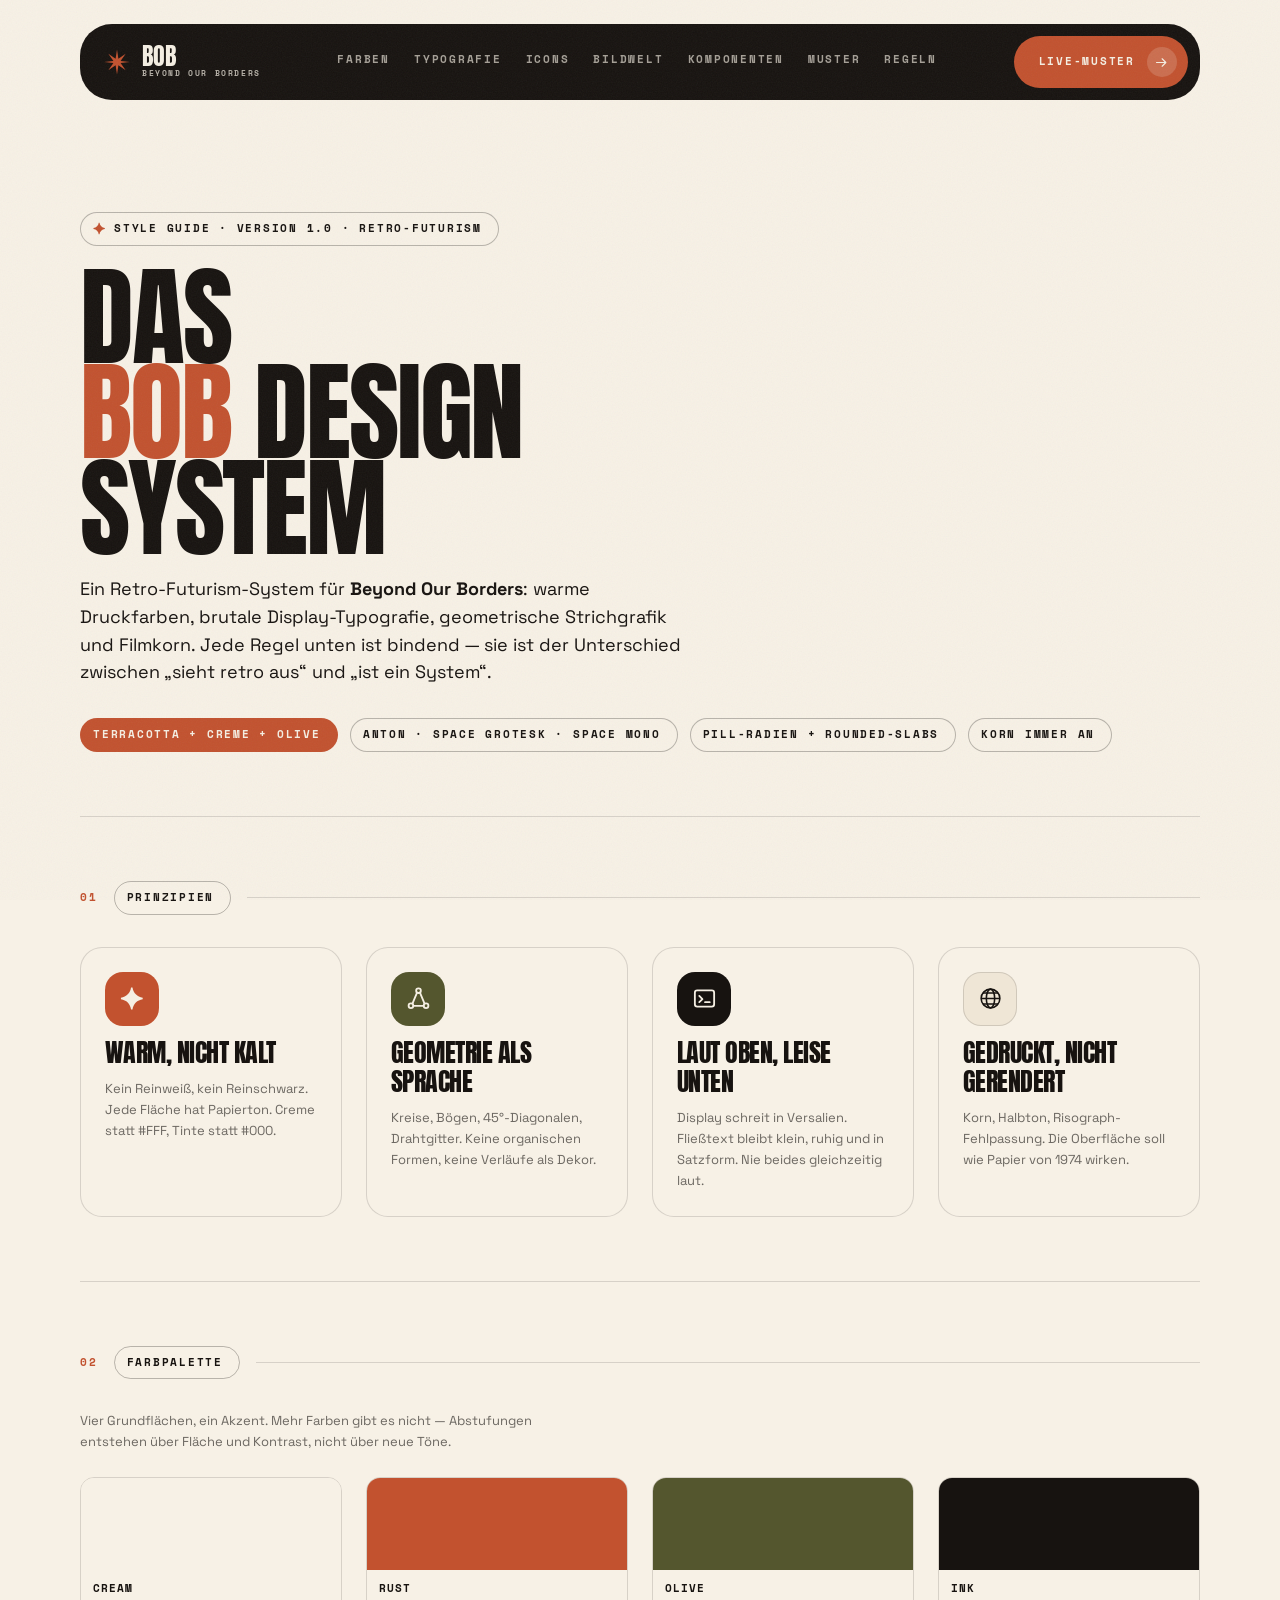
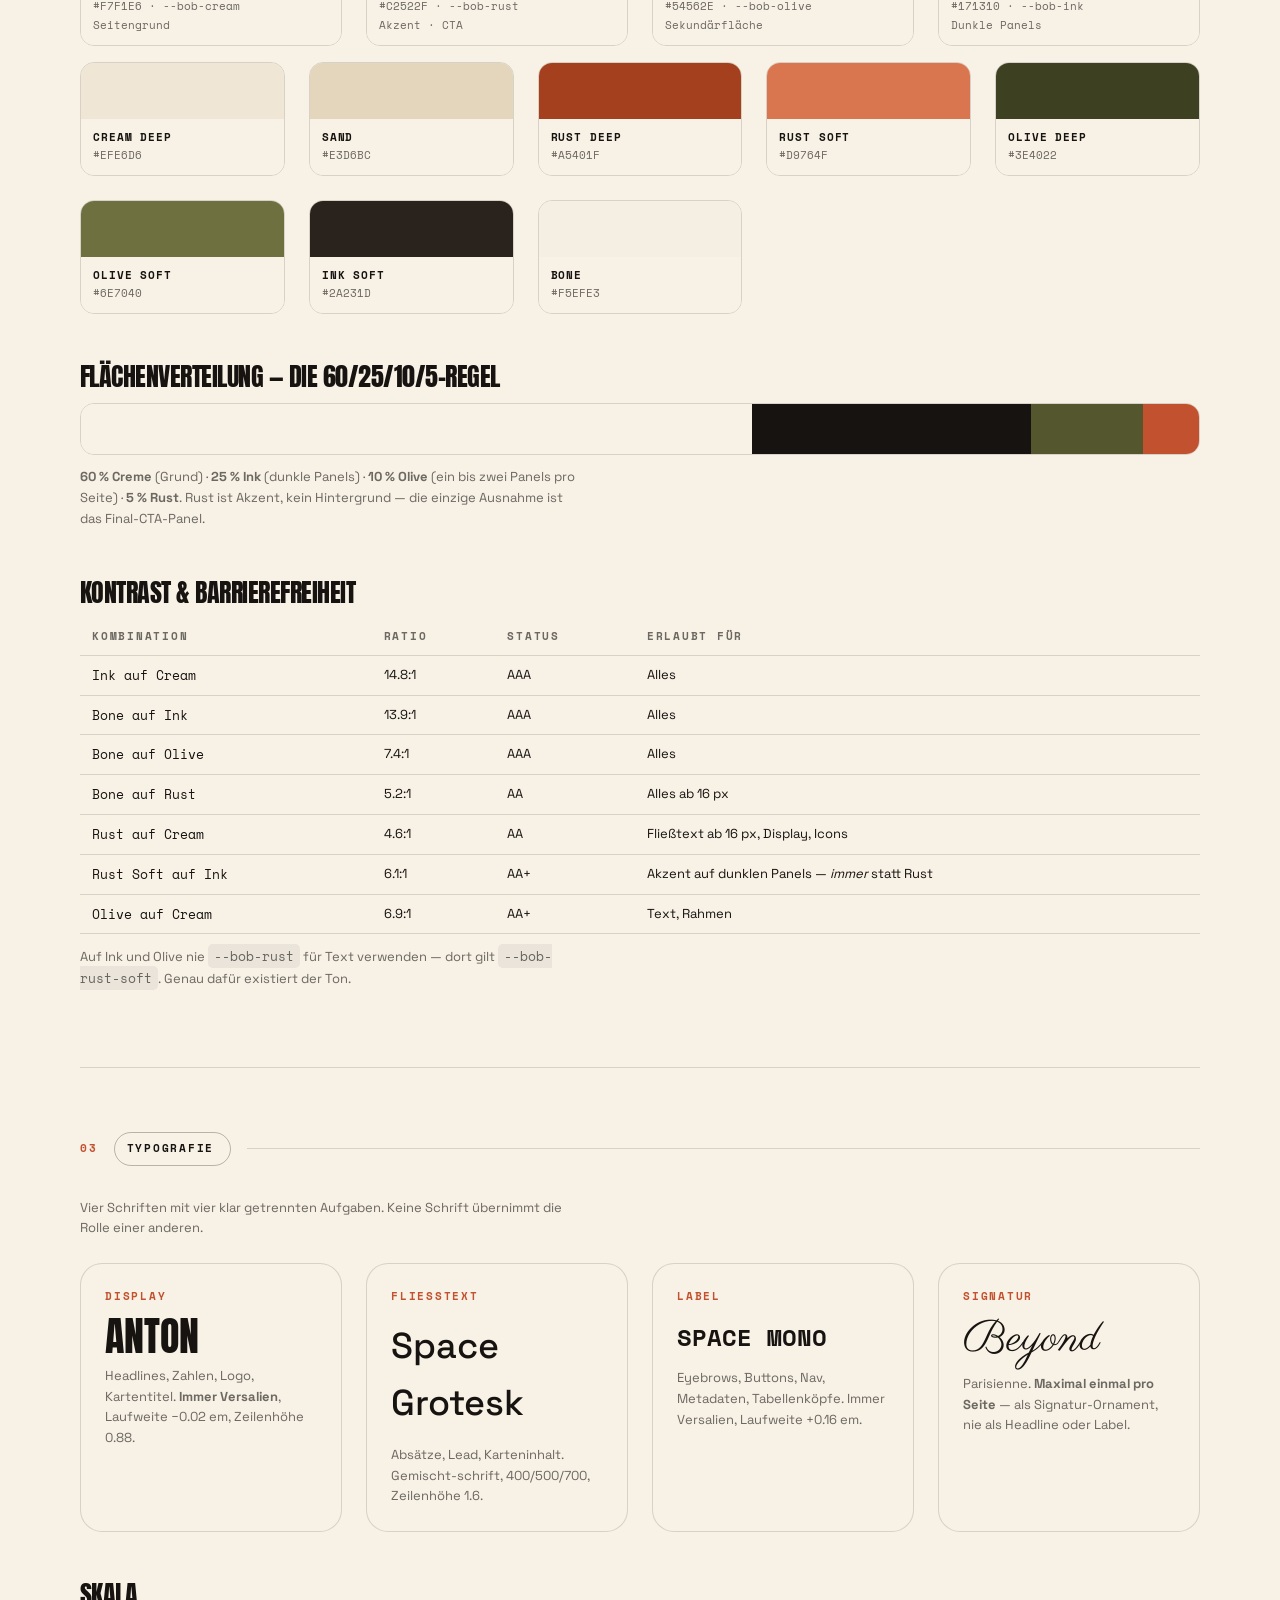
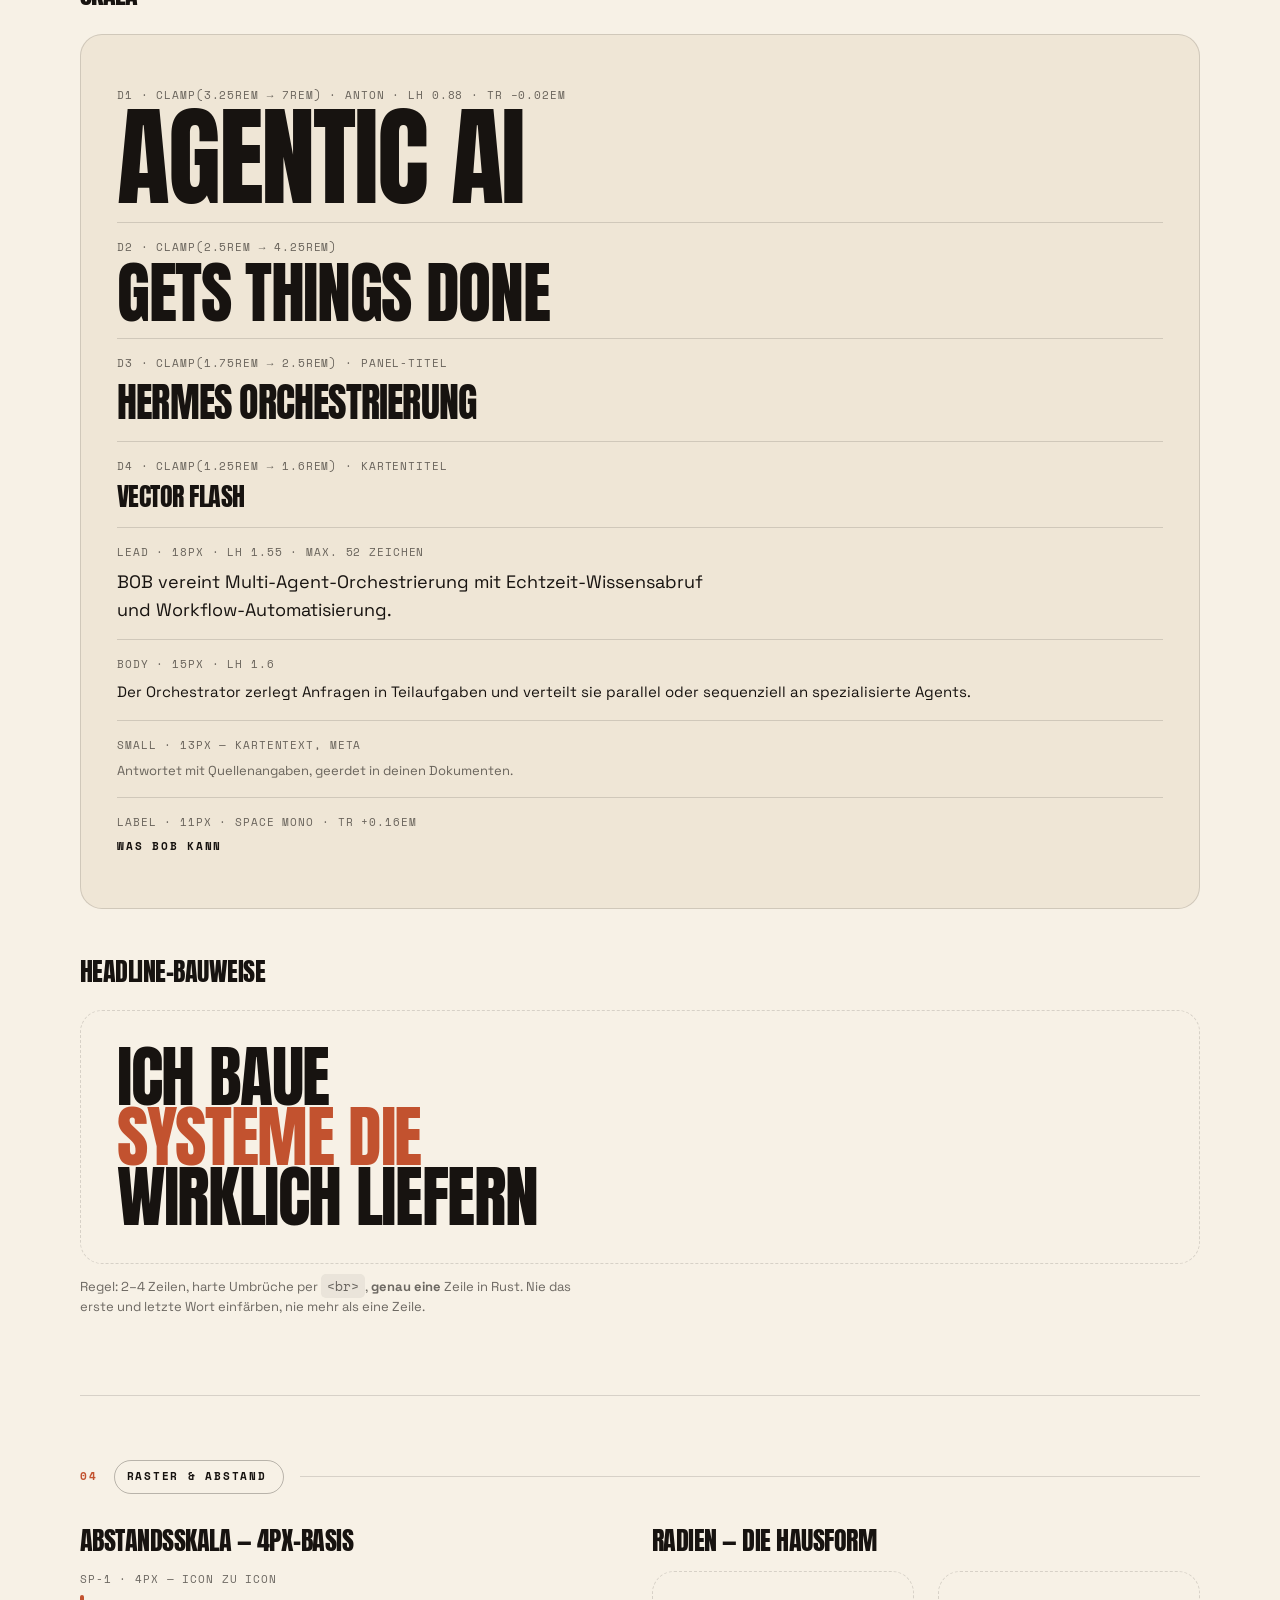
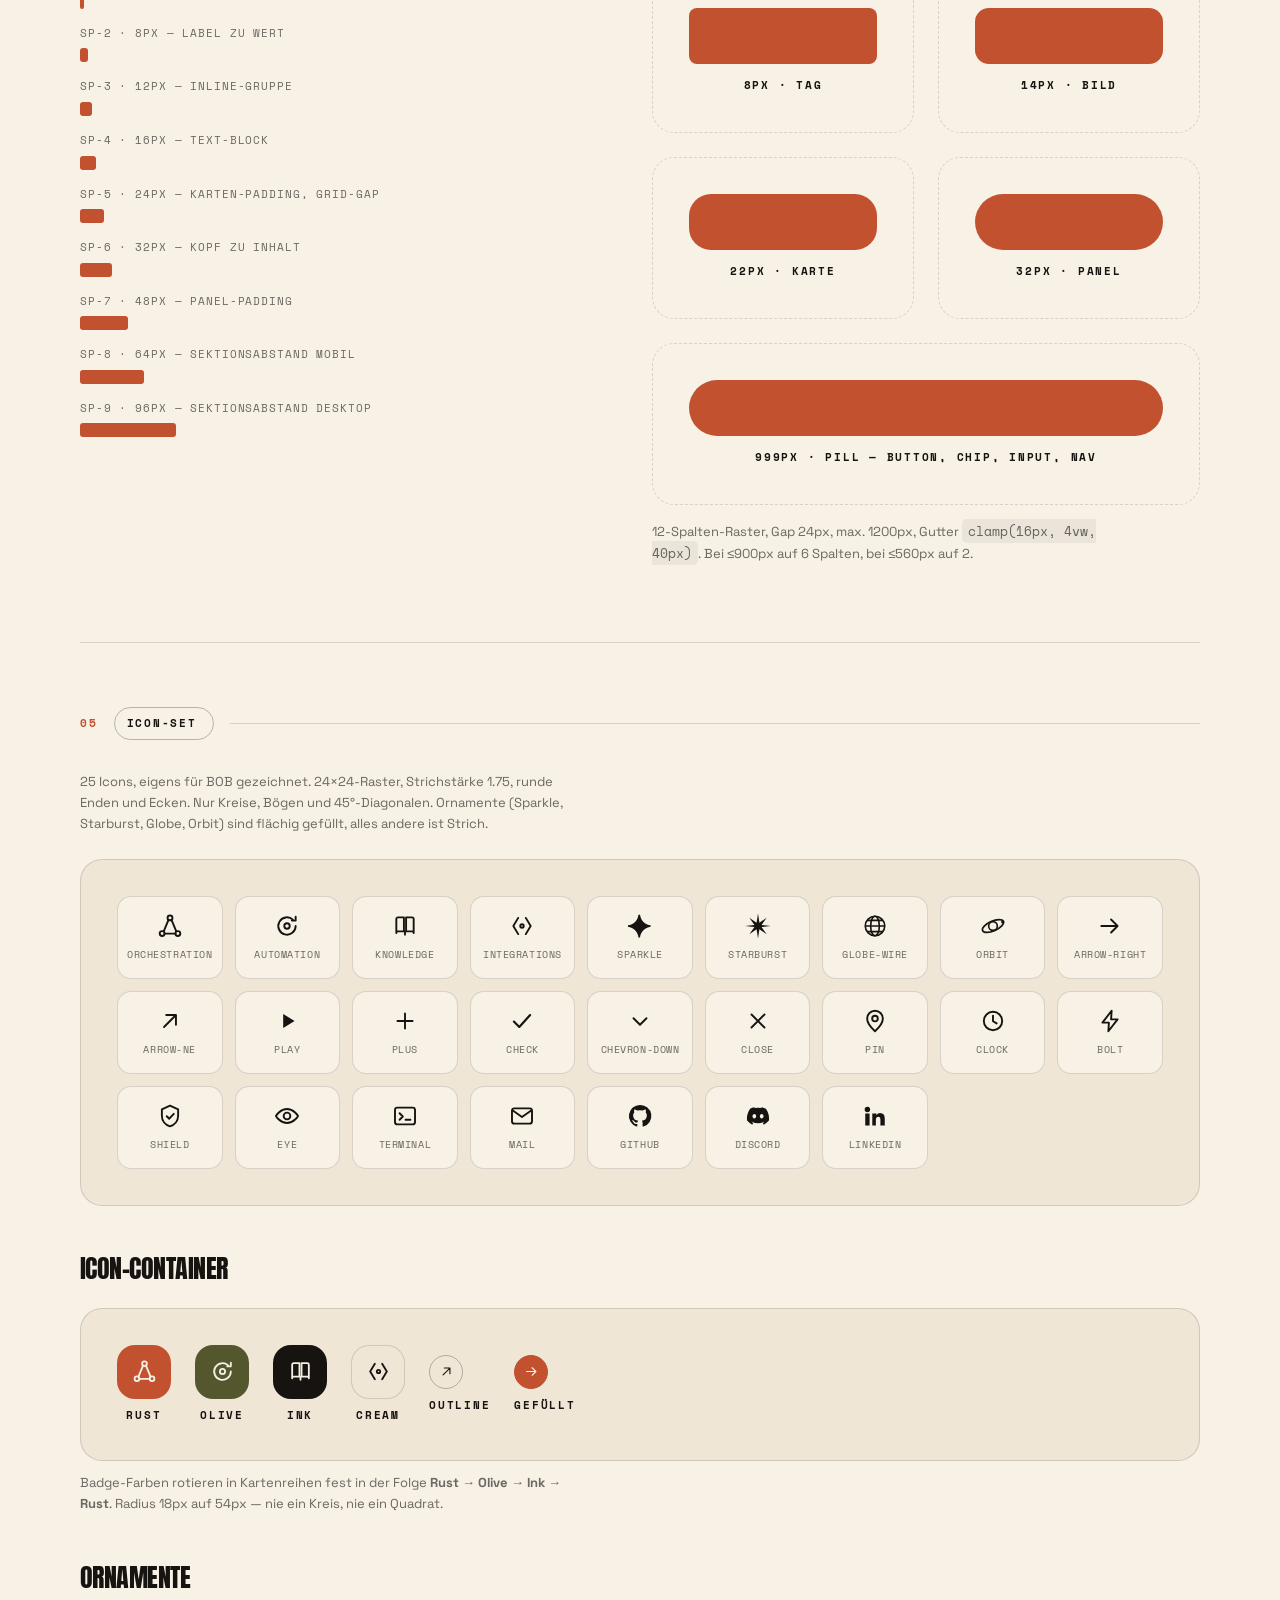
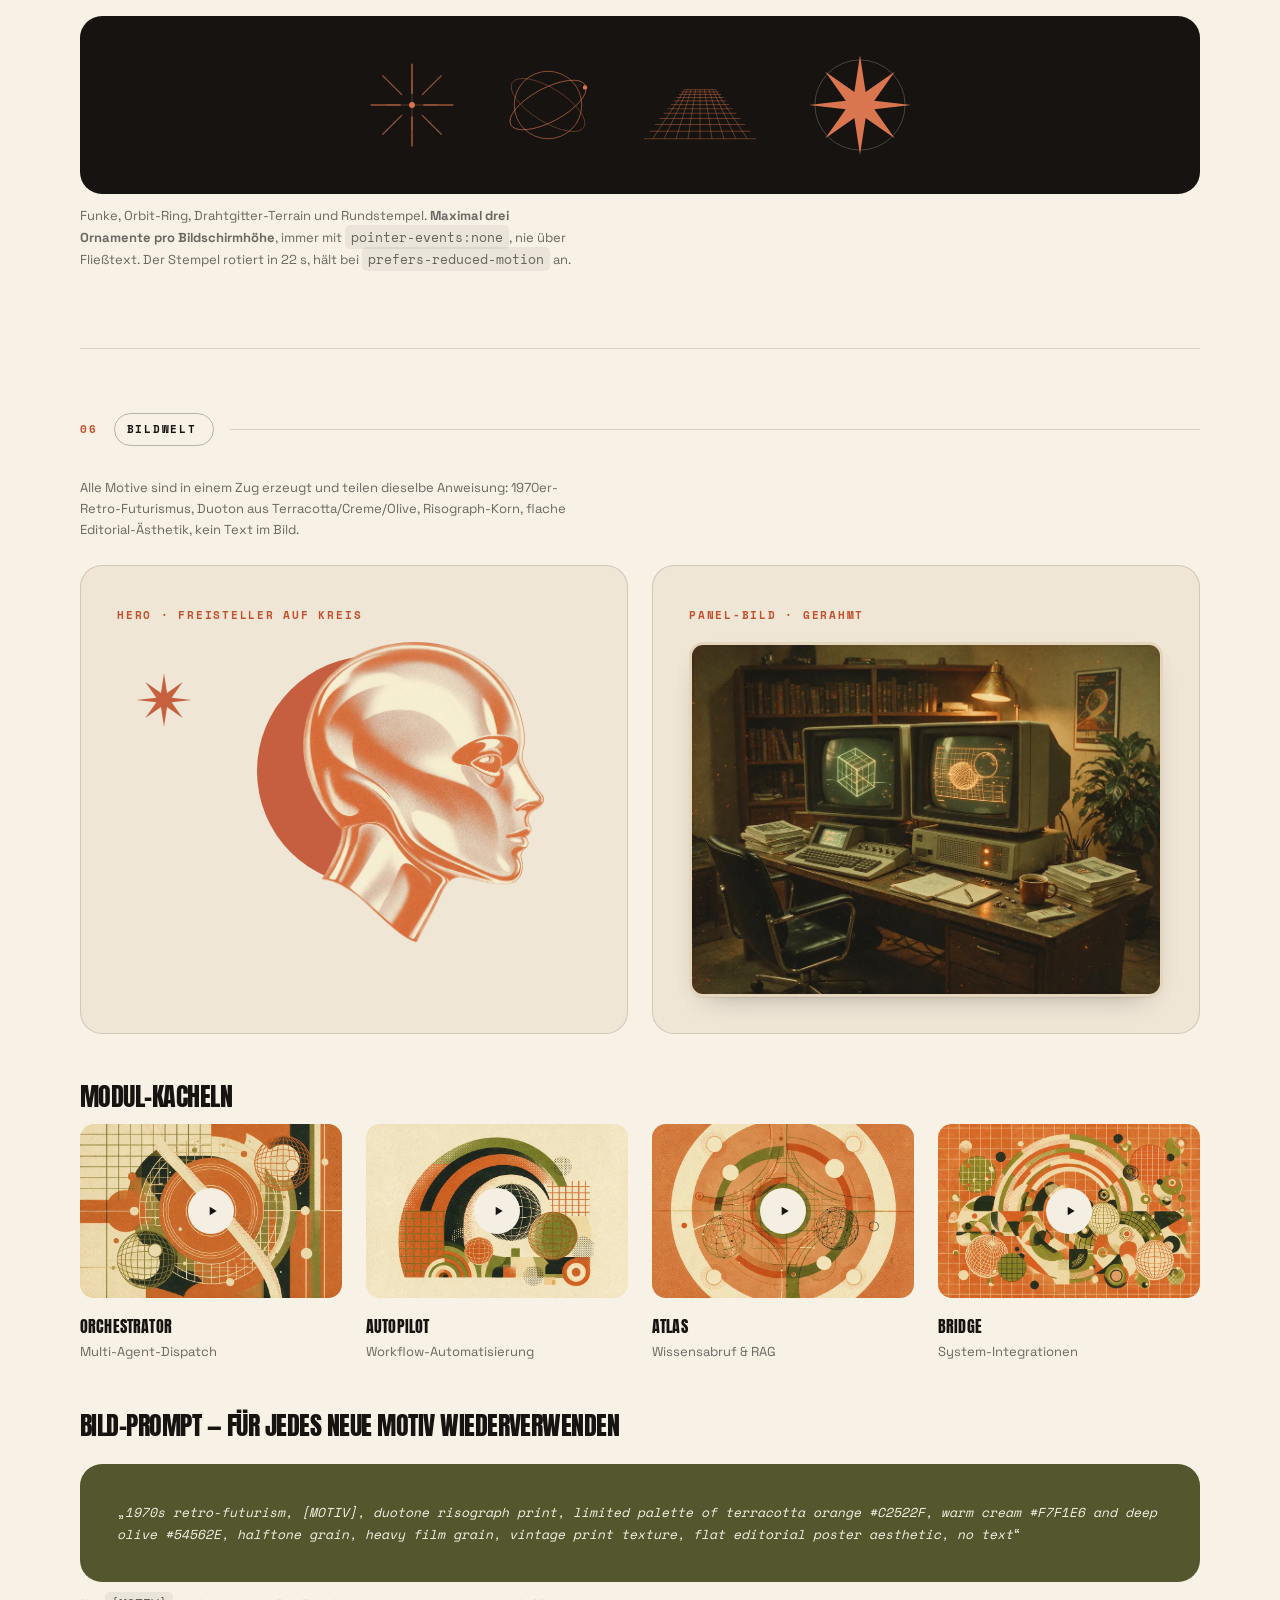
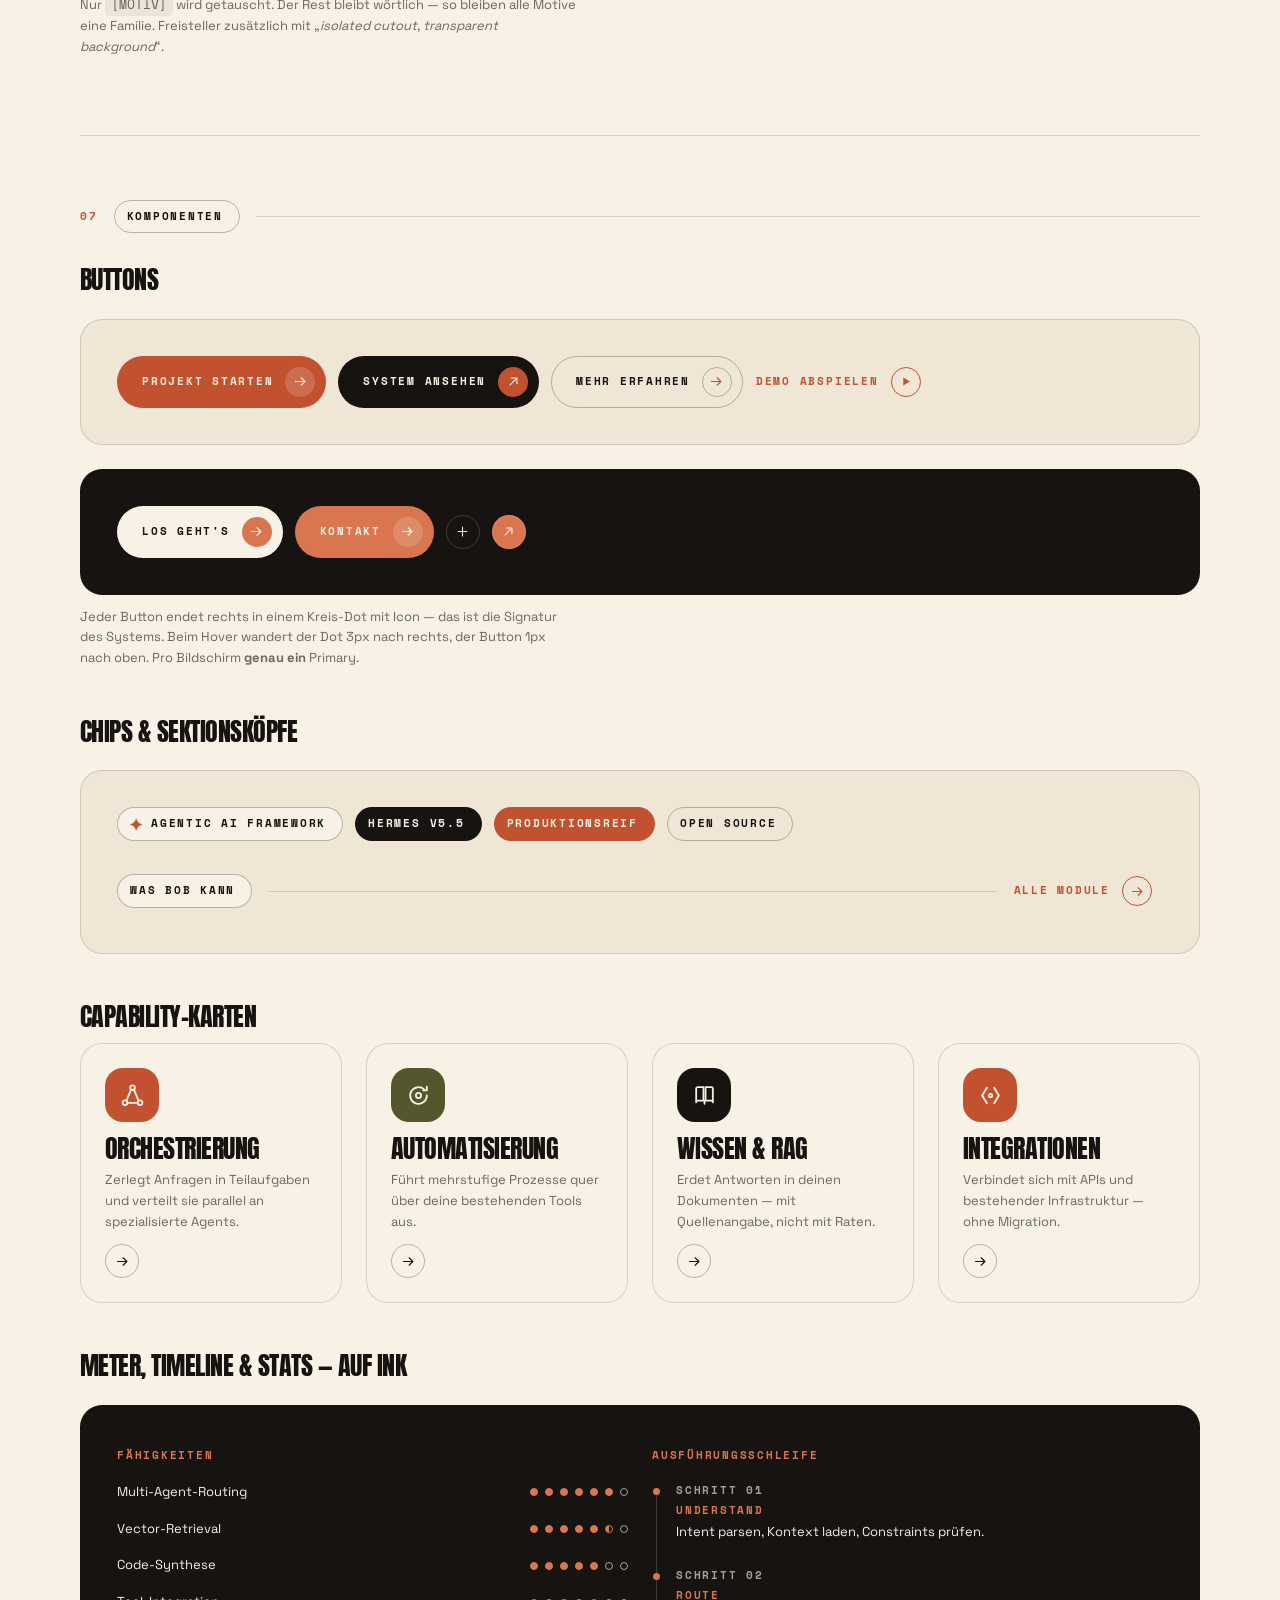
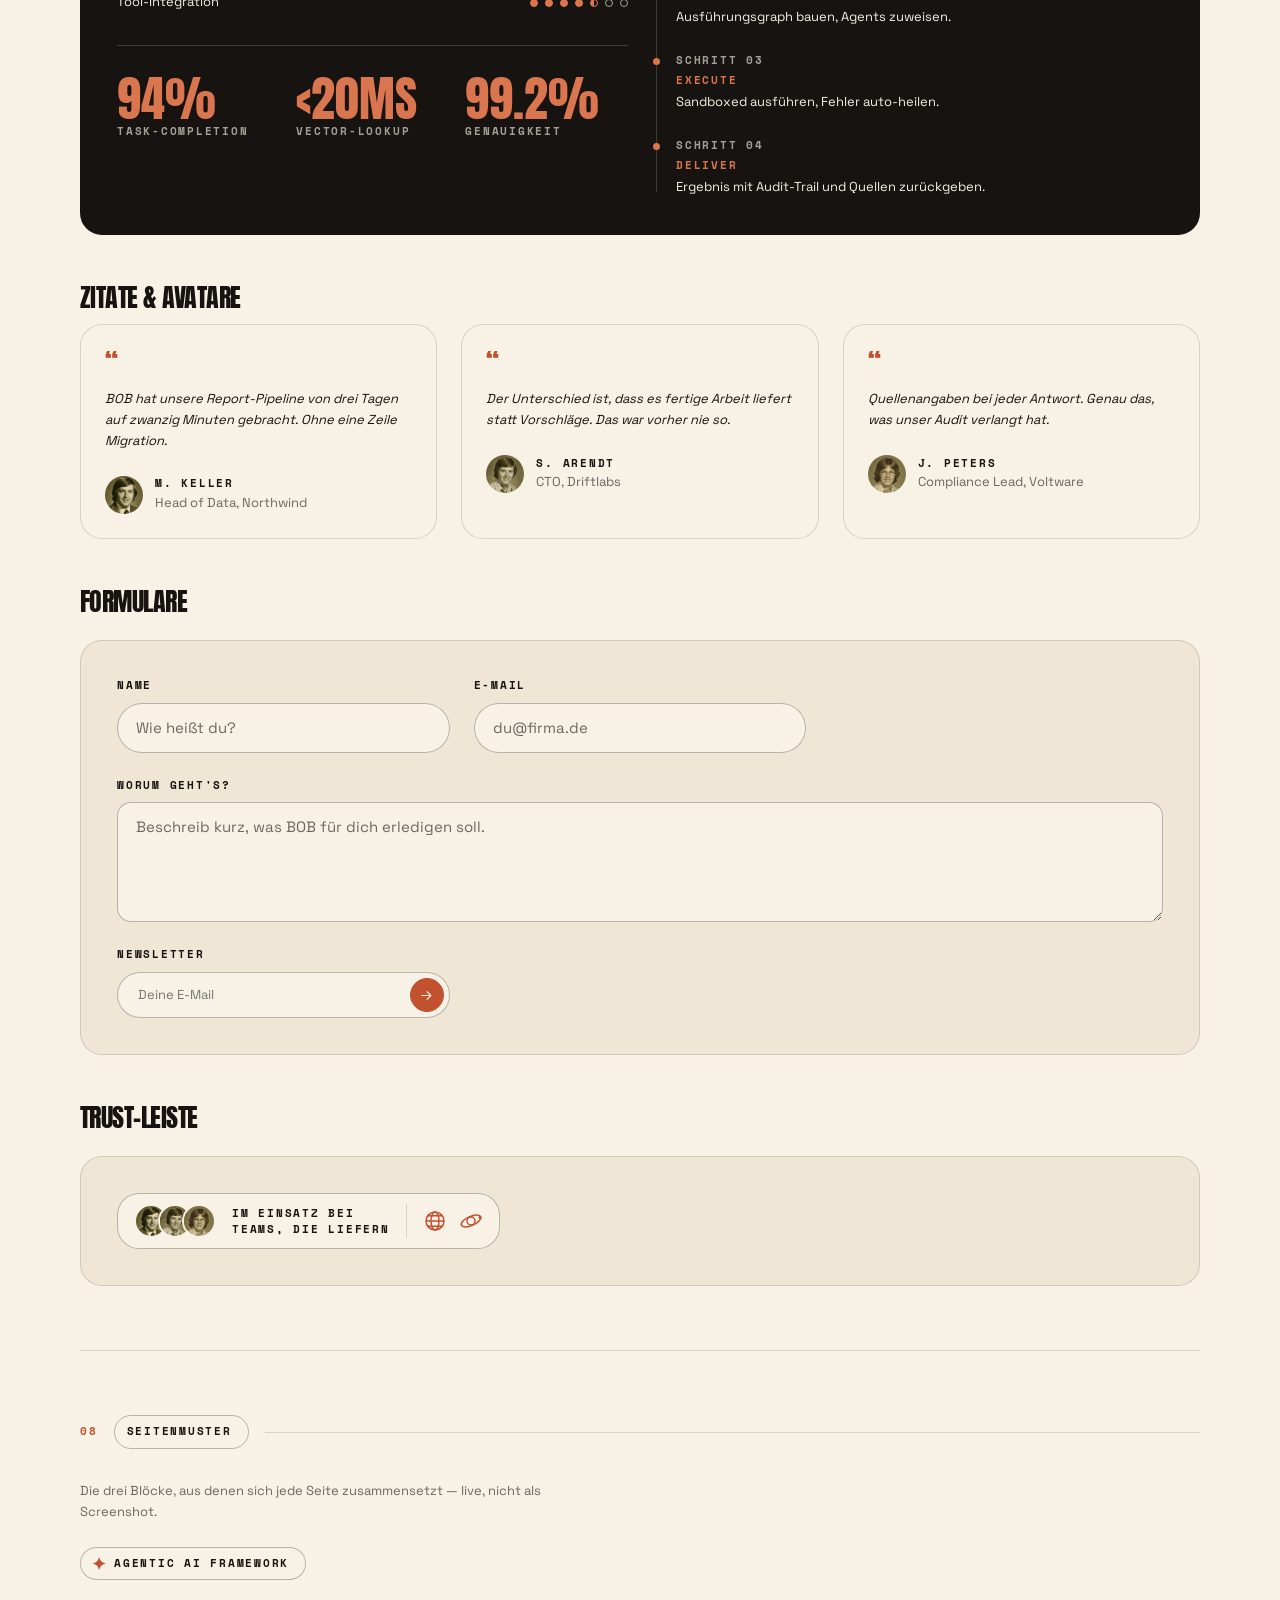
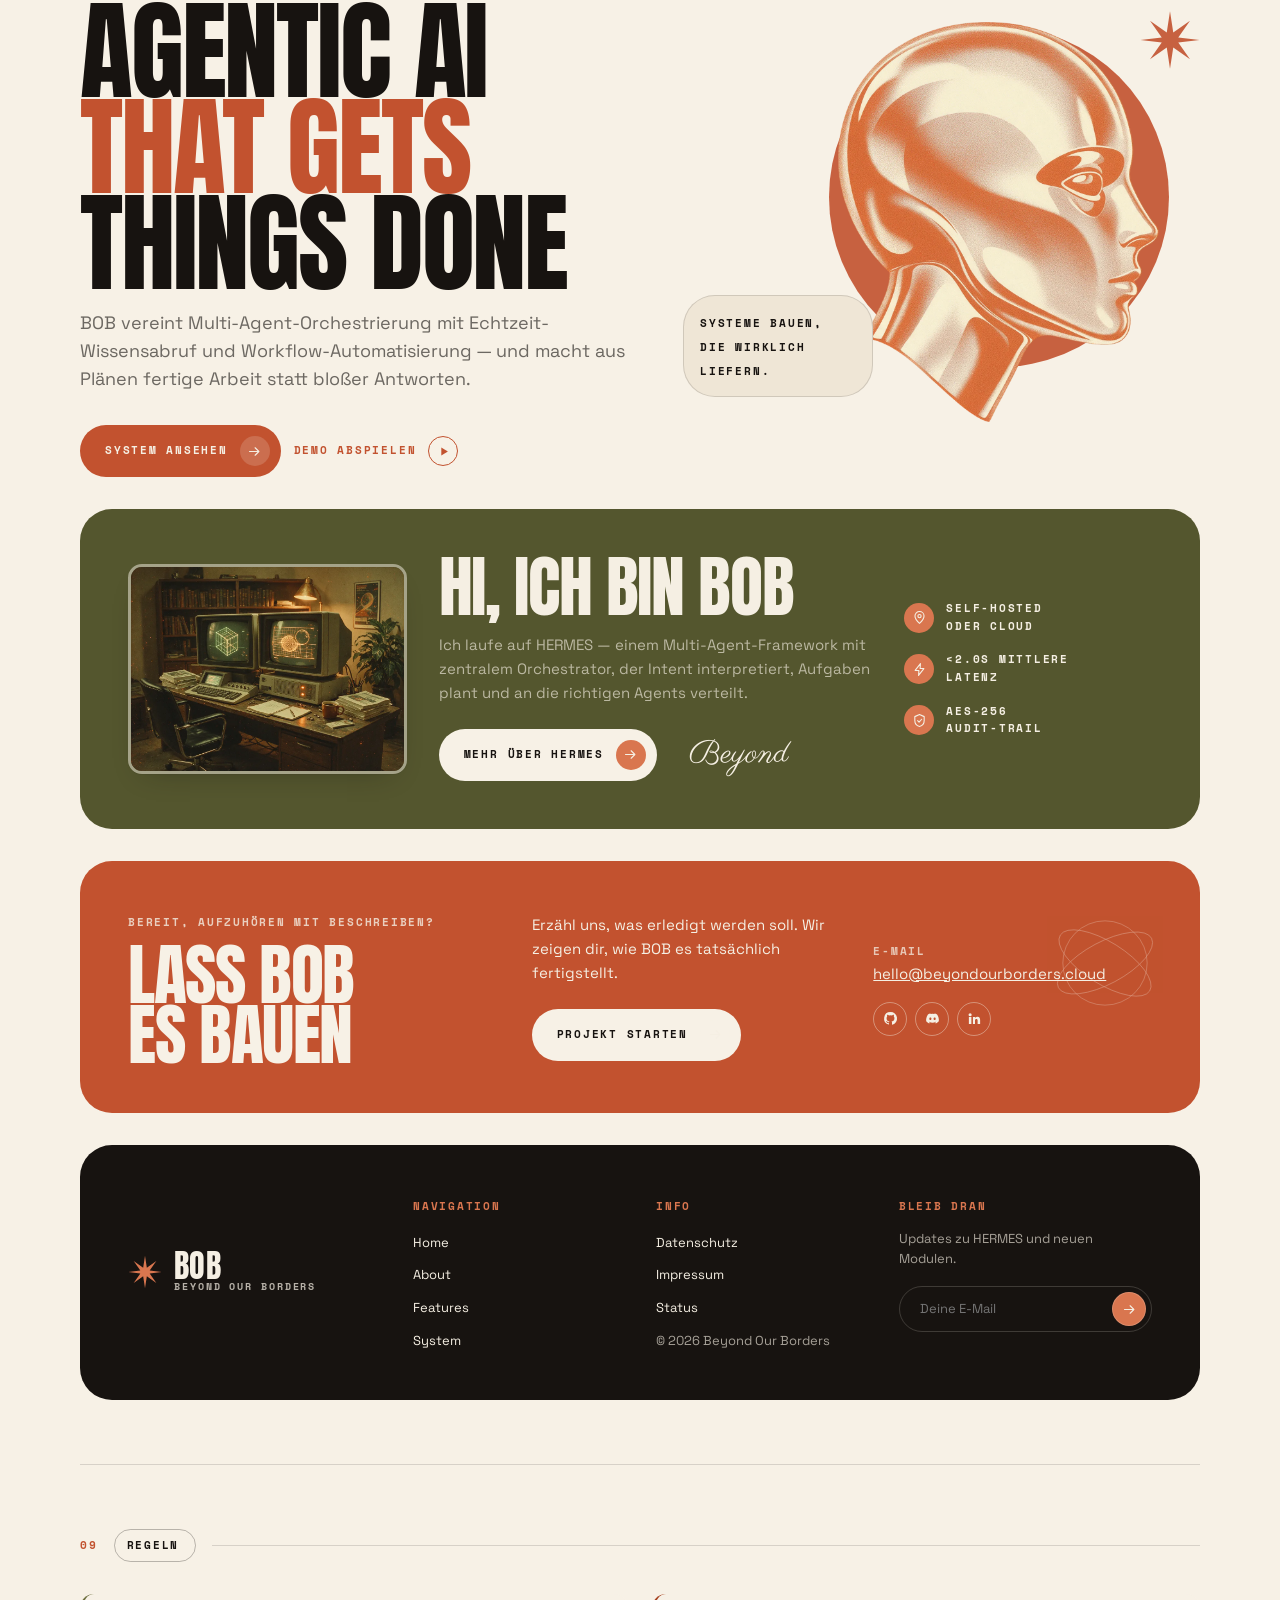
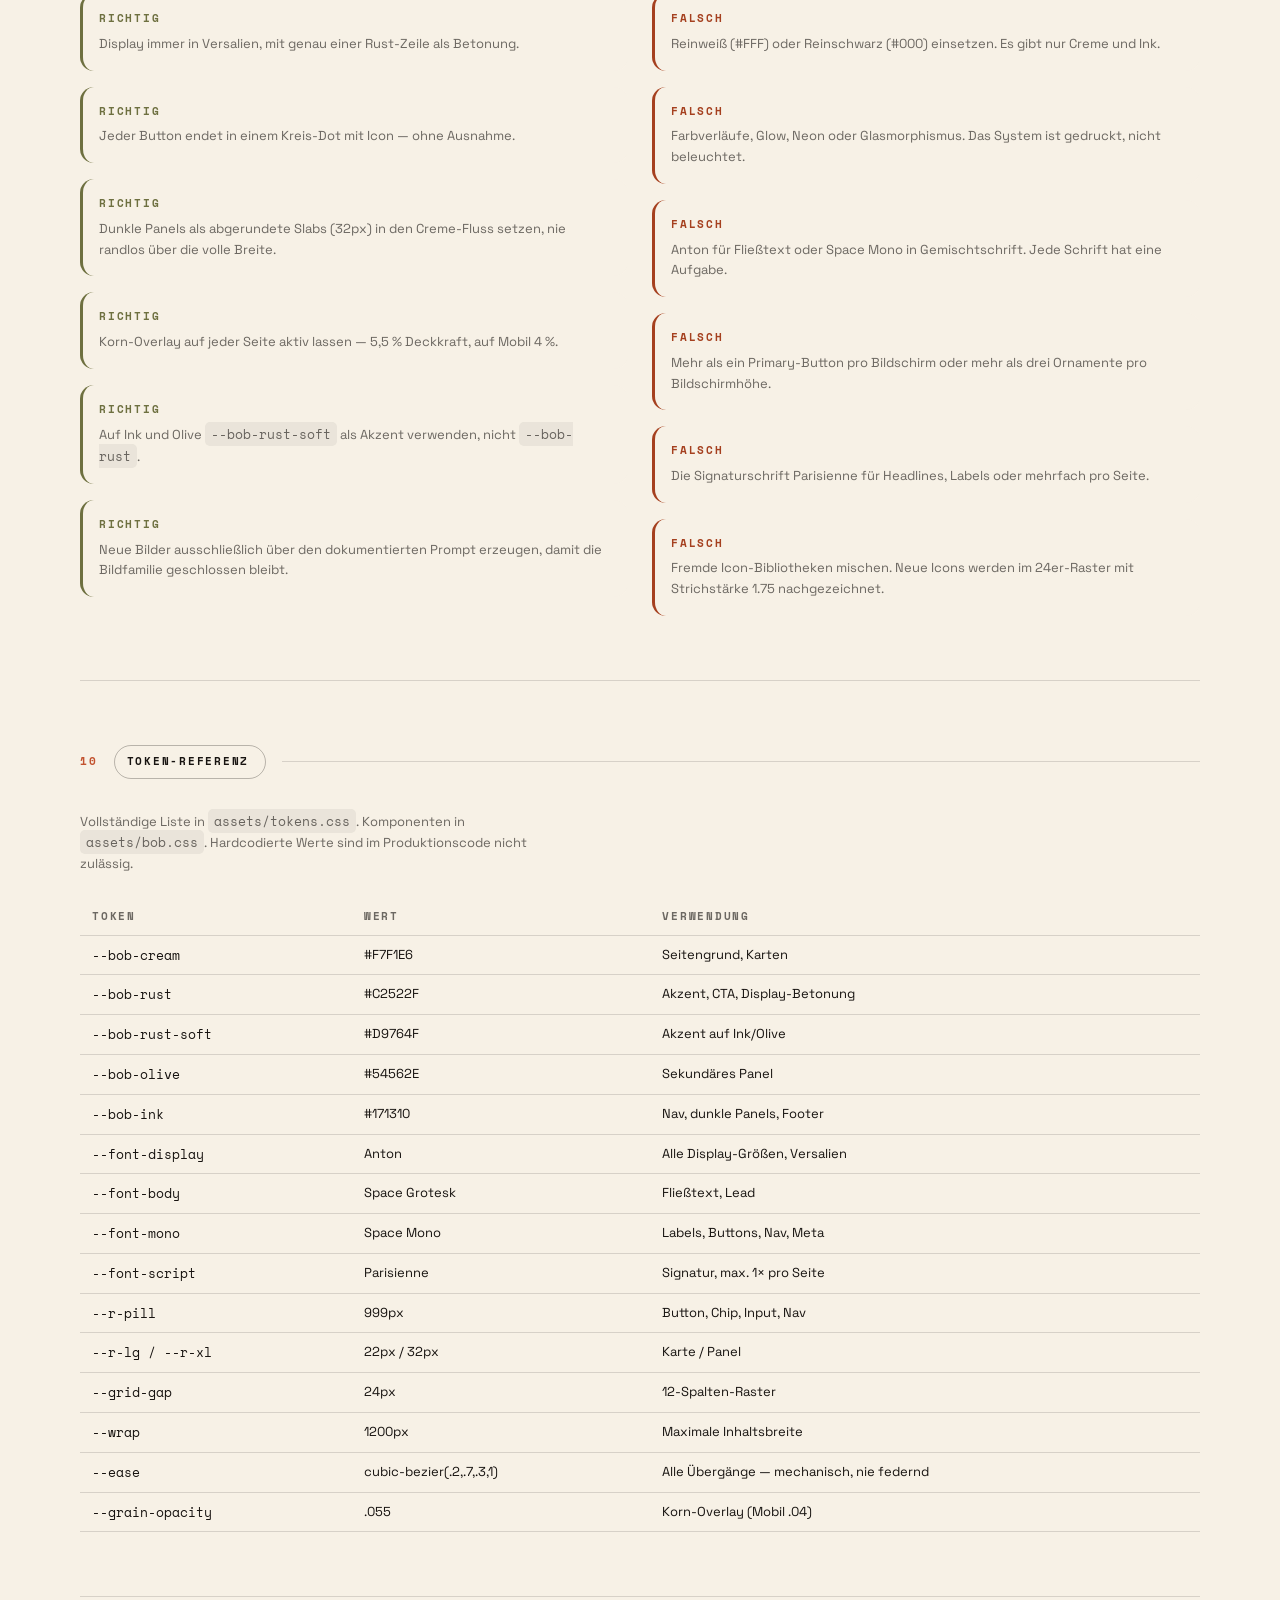
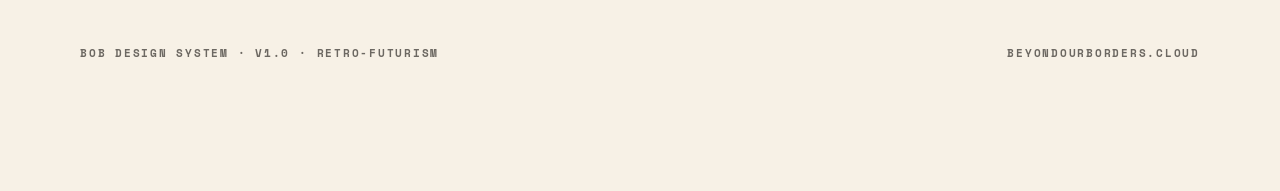
<file: website/style-guide/index.html>
<!doctype html>
<html lang="de">
<head>
<meta charset="utf-8">
<meta name="viewport" content="width=device-width, initial-scale=1, viewport-fit=cover">
<title>BOB — Style Guide</title>
<link rel="preload" href="../assets/fonts/anton-400-latin.woff2" as="font" type="font/woff2" crossorigin>
<link rel="preload" href="../assets/fonts/space-grotesk-400-latin.woff2" as="font" type="font/woff2" crossorigin>
<link rel="stylesheet" href="../assets/fonts/fonts.css">
<link rel="stylesheet" href="../assets/tokens.css">
<link rel="stylesheet" href="../assets/bob.css">
<style>
  /* ---- Style-Guide-Chrome: nur für dieses Dokument, nicht für die Website ---- */
  body { padding-bottom: var(--sp-10); }
  .sg-top { padding: var(--sp-5) 0 var(--sp-7); }
  .sg-sec { padding: var(--sp-8) 0; border-top: 1px solid var(--line); }
  .sg-sec:first-of-type { border-top: 0; }
  .sg-num { font-family: var(--font-mono); font-size: var(--fs-xs); font-weight: 700;
            letter-spacing: var(--tr-label); color: var(--accent); }
  .sg-note { font-size: var(--fs-sm); color: var(--text-muted); max-width: 62ch; }
  .sg-demo { background: var(--surface-sunk); border: 1px solid var(--line);
             border-radius: var(--r-lg); padding: clamp(20px,3vw,36px); margin-top: var(--sp-5); }
  .sg-demo--ink   { background: var(--bob-ink);   border-color: transparent; color: var(--text-invert); }
  .sg-demo--olive { background: var(--bob-olive); border-color: transparent; color: var(--text-invert); }
  .sg-demo--plain { background: transparent; border-style: dashed; }
  code, .mono { font-family: var(--font-mono); font-size: var(--fs-sm); }
  code { background: rgba(23,19,16,.06); padding: 2px 6px; border-radius: 5px; }
  .on-dark code { background: rgba(245,239,227,.12); }
  .sg-cols { display: grid; gap: var(--sp-5); }
  .c2 { grid-template-columns: repeat(auto-fit, minmax(260px,1fr)); }
  .c3 { grid-template-columns: repeat(auto-fit, minmax(210px,1fr)); }
  .c4 { grid-template-columns: repeat(auto-fit, minmax(170px,1fr)); }

  /* Farb-Swatch */
  .sw { border-radius: var(--r-md); overflow: hidden; border: 1px solid var(--line); }
  .sw__chip { height: 92px; }
  .sw__meta { background: var(--surface); padding: 10px 12px; display: grid; gap: 1px; }
  .sw__name { font-family: var(--font-mono); font-size: var(--fs-xs); font-weight: 700; letter-spacing: .08em; text-transform: uppercase; }
  .sw__hex  { font-family: var(--font-mono); font-size: var(--fs-xs); color: var(--text-muted); }

  /* Icon-Raster */
  .ico-grid { display: grid; grid-template-columns: repeat(auto-fill, minmax(104px,1fr)); gap: var(--sp-3); }
  .ico { display: grid; place-items: center; gap: 8px; padding: 16px 8px;
         background: var(--surface); border: 1px solid var(--line); border-radius: var(--r-md); text-align: center; }
  .ico svg { width: 26px; height: 26px; color: var(--bob-ink); }
  .ico span { font-family: var(--font-mono); font-size: 9.5px; letter-spacing: .06em;
              text-transform: uppercase; color: var(--text-muted); word-break: break-word; }

  /* Do / Don't */
  .rule-card { border-radius: var(--r-md); padding: var(--sp-4); border-left: 3px solid; background: var(--surface); }
  .rule-card.do   { border-color: var(--ok); }
  .rule-card.dont { border-color: var(--danger); }
  .rule-card h4 { margin: 0 0 6px; font-family: var(--font-mono); font-size: var(--fs-xs);
                  letter-spacing: var(--tr-label); text-transform: uppercase; }
  .rule-card.do h4   { color: var(--ok); }
  .rule-card.dont h4 { color: var(--danger); }
  .rule-card p { margin: 0; font-size: var(--fs-sm); color: var(--text-muted); }

  .spec { width: 100%; border-collapse: collapse; font-size: var(--fs-sm); }
  .spec th, .spec td { text-align: left; padding: 9px 12px; border-bottom: 1px solid var(--line); vertical-align: top; }
  .spec th { font-family: var(--font-mono); font-size: var(--fs-xs); letter-spacing: var(--tr-label);
             text-transform: uppercase; color: var(--text-muted); font-weight: 700; }
  .spec td:first-child { font-family: var(--font-mono); white-space: nowrap; }
  .table-scroll { overflow-x: auto; }

  .type-row { padding: var(--sp-4) 0; border-bottom: 1px solid var(--line); }
  .type-row:last-child { border-bottom: 0; }
  .type-meta { font-family: var(--font-mono); font-size: var(--fs-xs); letter-spacing: .08em;
               text-transform: uppercase; color: var(--text-muted); margin-bottom: 6px; }

  .space-bar { background: var(--accent); height: 14px; border-radius: 3px; }
</style>
</head>
<body class="bob-grain">

<!-- ===== ICON-SPRITE (inline eingebettet, damit file:// funktioniert) ===== -->
<svg xmlns="http://www.w3.org/2000/svg" style="display:none" aria-hidden="true">
  <symbol id="i-orchestration" viewBox="0 0 24 24" fill="none" stroke="currentColor" stroke-width="1.75" stroke-linecap="round" stroke-linejoin="round"><circle cx="12" cy="4.5" r="2.25"/><circle cx="4.75" cy="19" r="2.25"/><circle cx="19.25" cy="19" r="2.25"/><path d="M10.6 6.4 6.2 16.9M13.4 6.4l4.4 10.5M7 19h10"/></symbol>
  <symbol id="i-automation" viewBox="0 0 24 24" fill="none" stroke="currentColor" stroke-width="1.75" stroke-linecap="round" stroke-linejoin="round"><path d="M20 12a8 8 0 1 1-2.6-5.9"/><path d="M20 3.5V7h-3.5"/><circle cx="12" cy="12" r="2.5"/></symbol>
  <symbol id="i-knowledge" viewBox="0 0 24 24" fill="none" stroke="currentColor" stroke-width="1.75" stroke-linecap="round" stroke-linejoin="round"><path d="M4 5.5A1.5 1.5 0 0 1 5.5 4H11v13H5.5A1.5 1.5 0 0 0 4 18.5Z"/><path d="M20 5.5A1.5 1.5 0 0 0 18.5 4H13v13h5.5a1.5 1.5 0 0 1 1.5 1.5Z"/><path d="M12 17v3"/></symbol>
  <symbol id="i-integrations" viewBox="0 0 24 24" fill="none" stroke="currentColor" stroke-width="1.75" stroke-linecap="round" stroke-linejoin="round"><path d="M8.5 4.5 4 12l4.5 7.5M15.5 4.5 20 12l-4.5 7.5"/><circle cx="12" cy="12" r="1.6"/></symbol>
  <symbol id="i-sparkle" viewBox="0 0 24 24" fill="currentColor"><path d="M12 1.5c.7 5.2 4.6 9.1 9.8 9.8v1.4c-5.2.7-9.1 4.6-9.8 9.8h-1.4C10 17.3 6.1 13.4.9 12.7v-1.4C6.1 10.6 10 6.7 10.6 1.5Z"/></symbol>
  <symbol id="i-starburst" viewBox="0 0 24 24" fill="currentColor"><path d="M12 0.5 13.3 9 20 4.3 15.3 11l8.5 1-8.5 1 4.7 6.7L13.3 15 12 23.5 10.7 15 4 19.7 8.7 13 .2 12l8.5-1L4 4.3 10.7 9Z"/></symbol>
  <symbol id="i-globe-wire" viewBox="0 0 24 24" fill="none" stroke="currentColor" stroke-width="1.5"><circle cx="12" cy="12" r="9"/><ellipse cx="12" cy="12" rx="4" ry="9"/><path d="M3 12h18M4.6 6.8h14.8M4.6 17.2h14.8"/></symbol>
  <symbol id="i-orbit" viewBox="0 0 24 24" fill="none" stroke="currentColor" stroke-width="1.5"><circle cx="12" cy="12" r="4"/><ellipse cx="12" cy="12" rx="10.5" ry="4.5" transform="rotate(-24 12 12)"/><circle cx="21" cy="8.2" r="1.5" fill="currentColor" stroke="none"/></symbol>
  <symbol id="i-arrow-right" viewBox="0 0 24 24" fill="none" stroke="currentColor" stroke-width="1.75" stroke-linecap="round" stroke-linejoin="round"><path d="M4 12h15M13 6l6 6-6 6"/></symbol>
  <symbol id="i-arrow-ne" viewBox="0 0 24 24" fill="none" stroke="currentColor" stroke-width="1.75" stroke-linecap="round" stroke-linejoin="round"><path d="M6.5 17.5 17.5 6.5M8.5 6.5h9v9"/></symbol>
  <symbol id="i-play" viewBox="0 0 24 24" fill="currentColor"><path d="M8.5 5.6 19 12 8.5 18.4Z"/></symbol>
  <symbol id="i-plus" viewBox="0 0 24 24" fill="none" stroke="currentColor" stroke-width="1.75" stroke-linecap="round"><path d="M12 5v14M5 12h14"/></symbol>
  <symbol id="i-check" viewBox="0 0 24 24" fill="none" stroke="currentColor" stroke-width="2" stroke-linecap="round" stroke-linejoin="round"><path d="M4.5 12.5 9.5 17.5 19.5 6.5"/></symbol>
  <symbol id="i-chevron-down" viewBox="0 0 24 24" fill="none" stroke="currentColor" stroke-width="1.75" stroke-linecap="round" stroke-linejoin="round"><path d="M6 9.5 12 15.5 18 9.5"/></symbol>
  <symbol id="i-close" viewBox="0 0 24 24" fill="none" stroke="currentColor" stroke-width="1.75" stroke-linecap="round"><path d="M6 6l12 12M18 6 6 18"/></symbol>
  <symbol id="i-pin" viewBox="0 0 24 24" fill="none" stroke="currentColor" stroke-width="1.75" stroke-linecap="round" stroke-linejoin="round"><path d="M12 21.5S4.75 15 4.75 9.75a7.25 7.25 0 0 1 14.5 0C19.25 15 12 21.5 12 21.5Z"/><circle cx="12" cy="9.75" r="2.6"/></symbol>
  <symbol id="i-clock" viewBox="0 0 24 24" fill="none" stroke="currentColor" stroke-width="1.75" stroke-linecap="round" stroke-linejoin="round"><circle cx="12" cy="12" r="8.5"/><path d="M12 7v5.2l3.4 2"/></symbol>
  <symbol id="i-bolt" viewBox="0 0 24 24" fill="none" stroke="currentColor" stroke-width="1.75" stroke-linecap="round" stroke-linejoin="round"><path d="M13.5 2.5 5 13.5h6L10.5 21.5 19 10.5h-6Z"/></symbol>
  <symbol id="i-shield" viewBox="0 0 24 24" fill="none" stroke="currentColor" stroke-width="1.75" stroke-linecap="round" stroke-linejoin="round"><path d="M12 2.5 4.5 5.8v6c0 4.6 3.1 8.4 7.5 9.7 4.4-1.3 7.5-5.1 7.5-9.7v-6Z"/><path d="M9 12.2 11.3 14.5 15.5 10"/></symbol>
  <symbol id="i-eye" viewBox="0 0 24 24" fill="none" stroke="currentColor" stroke-width="1.75" stroke-linecap="round" stroke-linejoin="round"><path d="M1.8 12S5.6 5.5 12 5.5 22.2 12 22.2 12 18.4 18.5 12 18.5 1.8 12 1.8 12Z"/><circle cx="12" cy="12" r="3.1"/></symbol>
  <symbol id="i-terminal" viewBox="0 0 24 24" fill="none" stroke="currentColor" stroke-width="1.75" stroke-linecap="round" stroke-linejoin="round"><rect x="2.75" y="4.25" width="18.5" height="15.5" rx="2.25"/><path d="M7 9.5 10 12.5 7 15.5M12.5 15.5h4.5"/></symbol>
  <symbol id="i-mail" viewBox="0 0 24 24" fill="none" stroke="currentColor" stroke-width="1.75" stroke-linecap="round" stroke-linejoin="round"><rect x="2.75" y="5" width="18.5" height="14" rx="2.25"/><path d="M3.5 7 12 13 20.5 7"/></symbol>
  <symbol id="i-github" viewBox="0 0 24 24" fill="currentColor"><path d="M12 1.8a10.2 10.2 0 0 0-3.2 19.9c.5.1.7-.2.7-.5v-1.9c-2.8.6-3.4-1.3-3.4-1.3-.5-1.2-1.1-1.5-1.1-1.5-.9-.6.1-.6.1-.6 1 .1 1.6 1 1.6 1 .9 1.6 2.4 1.1 3 .9.1-.7.4-1.1.7-1.4-2.3-.3-4.7-1.1-4.7-5 0-1.1.4-2 1-2.7-.1-.3-.4-1.3.1-2.7 0 0 .8-.3 2.7 1a9.4 9.4 0 0 1 5 0c1.9-1.3 2.7-1 2.7-1 .5 1.4.2 2.4.1 2.7.6.7 1 1.6 1 2.7 0 3.9-2.4 4.7-4.6 5 .4.3.7 1 .7 2v2.9c0 .3.2.6.7.5A10.2 10.2 0 0 0 12 1.8Z"/></symbol>
  <symbol id="i-discord" viewBox="0 0 24 24" fill="currentColor"><path d="M19.3 5.4A16 16 0 0 0 15.3 4l-.3.6a14.9 14.9 0 0 0-6 0L8.7 4a16 16 0 0 0-4 1.4C2.2 9.1 1.5 12.7 1.9 16.2A16.1 16.1 0 0 0 6.7 20l1-1.7a10.5 10.5 0 0 1-1.6-.8l.4-.3a11.5 11.5 0 0 0 11 0l.4.3c-.5.3-1 .6-1.6.8l1 1.7a16 16 0 0 0 4.8-3.8c.5-4.1-.6-7.7-2.8-10.8ZM8.6 14.2c-1 0-1.7-.9-1.7-2s.8-2 1.7-2 1.8.9 1.7 2c0 1.1-.8 2-1.7 2Zm6.8 0c-1 0-1.7-.9-1.7-2s.8-2 1.7-2 1.8.9 1.7 2c0 1.1-.7 2-1.7 2Z"/></symbol>
  <symbol id="i-linkedin" viewBox="0 0 24 24" fill="currentColor"><path d="M4.98 3.5a2.5 2.5 0 1 0 0 5 2.5 2.5 0 0 0 0-5ZM3 9.75h4v11H3ZM9.5 9.75h3.8v1.5a4.2 4.2 0 0 1 3.7-1.9c3 0 4 2 4 5.2v6.2h-4v-5.5c0-1.6-.6-2.6-2-2.6s-2.2 1-2.2 2.6v5.5h-3.3Z"/></symbol>
</svg>

<div class="wrap">

<!-- ===================== KOPF ===================== -->
<header class="sg-top">
  <nav class="nav" aria-label="Style-Guide-Navigation">
    <div class="nav__logo">
      <svg aria-hidden="true"><use href="#i-starburst"/></svg>
      <div class="mark"><b>BOB</b><small>Beyond Our Borders</small></div>
    </div>
    <div class="nav__links">
      <a href="#farben">Farben</a><a href="#typo">Typografie</a><a href="#icons">Icons</a>
      <a href="#bilder">Bildwelt</a><a href="#komponenten">Komponenten</a><a href="#muster">Muster</a><a href="#regeln">Regeln</a>
    </div>
    <a class="btn btn--primary" href="#muster">Live-Muster<span class="btn__dot"><svg aria-hidden="true"><use href="#i-arrow-right"/></svg></span></a>
  </nav>
</header>

<section class="sg-sec" style="border-top:0">
  <span class="chip"><svg aria-hidden="true"><use href="#i-sparkle"/></svg> Style Guide · Version 1.0 · Retro-Futurism</span>
  <h1 class="d1" style="margin:var(--sp-5) 0 var(--sp-4)">DAS<br><span class="d-accent">BOB</span> DESIGN<br>SYSTEM</h1>
  <p class="lead">Ein Retro-Futurism-System für <strong>Beyond Our Borders</strong>: warme Druckfarben, brutale
  Display-Typografie, geometrische Strichgrafik und Filmkorn. Jede Regel unten ist bindend — sie ist der
  Unterschied zwischen „sieht retro aus“ und „ist ein System“.</p>
  <div class="row" style="margin-top:var(--sp-6)">
    <span class="chip chip--rust">Terracotta + Creme + Olive</span>
    <span class="chip">Anton · Space Grotesk · Space Mono</span>
    <span class="chip">Pill-Radien + Rounded-Slabs</span>
    <span class="chip">Korn immer an</span>
  </div>
</section>

<!-- ===================== 01 · PRINZIPIEN ===================== -->
<section class="sg-sec" id="prinzipien">
  <div class="section-head"><span class="sg-num">01</span><span class="chip chip--ghost">Prinzipien</span><span class="rule"></span></div>
  <div class="sg-cols c4">
    <div class="card"><div class="badge-icon"><svg aria-hidden="true"><use href="#i-sparkle"/></svg></div>
      <h3 class="d4">Warm, nicht kalt</h3><p>Kein Reinweiß, kein Reinschwarz. Jede Fläche hat Papierton. Creme statt #FFF, Tinte statt #000.</p></div>
    <div class="card"><div class="badge-icon badge-icon--olive"><svg aria-hidden="true"><use href="#i-orchestration"/></svg></div>
      <h3 class="d4">Geometrie als Sprache</h3><p>Kreise, Bögen, 45°-Diagonalen, Drahtgitter. Keine organischen Formen, keine Verläufe als Dekor.</p></div>
    <div class="card"><div class="badge-icon badge-icon--ink"><svg aria-hidden="true"><use href="#i-terminal"/></svg></div>
      <h3 class="d4">Laut oben, leise unten</h3><p>Display schreit in Versalien. Fließtext bleibt klein, ruhig und in Satzform. Nie beides gleichzeitig laut.</p></div>
    <div class="card"><div class="badge-icon badge-icon--cream"><svg aria-hidden="true"><use href="#i-globe-wire"/></svg></div>
      <h3 class="d4">Gedruckt, nicht gerendert</h3><p>Korn, Halbton, Risograph-Fehlpassung. Die Oberfläche soll wie Papier von 1974 wirken.</p></div>
  </div>
</section>

<!-- ===================== 02 · FARBEN ===================== -->
<section class="sg-sec" id="farben">
  <div class="section-head"><span class="sg-num">02</span><span class="chip chip--ghost">Farbpalette</span><span class="rule"></span></div>
  <p class="sg-note">Vier Grundflächen, ein Akzent. Mehr Farben gibt es nicht — Abstufungen entstehen über Fläche
  und Kontrast, nicht über neue Töne.</p>

  <div class="sg-cols c4" style="margin-top:var(--sp-5)">
    <div class="sw"><div class="sw__chip" style="background:#F7F1E6"></div><div class="sw__meta"><span class="sw__name">Cream</span><span class="sw__hex">#F7F1E6 · --bob-cream</span><span class="sw__hex">Seitengrund</span></div></div>
    <div class="sw"><div class="sw__chip" style="background:#C2522F"></div><div class="sw__meta"><span class="sw__name">Rust</span><span class="sw__hex">#C2522F · --bob-rust</span><span class="sw__hex">Akzent · CTA</span></div></div>
    <div class="sw"><div class="sw__chip" style="background:#54562E"></div><div class="sw__meta"><span class="sw__name">Olive</span><span class="sw__hex">#54562E · --bob-olive</span><span class="sw__hex">Sekundärfläche</span></div></div>
    <div class="sw"><div class="sw__chip" style="background:#171310"></div><div class="sw__meta"><span class="sw__name">Ink</span><span class="sw__hex">#171310 · --bob-ink</span><span class="sw__hex">Dunkle Panels</span></div></div>
  </div>

  <div class="sg-cols c4" style="margin-top:var(--sp-4)">
    <div class="sw"><div class="sw__chip" style="background:#EFE6D6;height:56px"></div><div class="sw__meta"><span class="sw__name">Cream Deep</span><span class="sw__hex">#EFE6D6</span></div></div>
    <div class="sw"><div class="sw__chip" style="background:#E3D6BC;height:56px"></div><div class="sw__meta"><span class="sw__name">Sand</span><span class="sw__hex">#E3D6BC</span></div></div>
    <div class="sw"><div class="sw__chip" style="background:#A5401F;height:56px"></div><div class="sw__meta"><span class="sw__name">Rust Deep</span><span class="sw__hex">#A5401F</span></div></div>
    <div class="sw"><div class="sw__chip" style="background:#D9764F;height:56px"></div><div class="sw__meta"><span class="sw__name">Rust Soft</span><span class="sw__hex">#D9764F</span></div></div>
    <div class="sw"><div class="sw__chip" style="background:#3E4022;height:56px"></div><div class="sw__meta"><span class="sw__name">Olive Deep</span><span class="sw__hex">#3E4022</span></div></div>
    <div class="sw"><div class="sw__chip" style="background:#6E7040;height:56px"></div><div class="sw__meta"><span class="sw__name">Olive Soft</span><span class="sw__hex">#6E7040</span></div></div>
    <div class="sw"><div class="sw__chip" style="background:#2A231D;height:56px"></div><div class="sw__meta"><span class="sw__name">Ink Soft</span><span class="sw__hex">#2A231D</span></div></div>
    <div class="sw"><div class="sw__chip" style="background:#F5EFE3;height:56px"></div><div class="sw__meta"><span class="sw__name">Bone</span><span class="sw__hex">#F5EFE3</span></div></div>
  </div>

  <h3 class="d4" style="margin:var(--sp-7) 0 var(--sp-3)">Flächenverteilung — die 60/25/10/5-Regel</h3>
  <div style="display:flex;border-radius:var(--r-md);overflow:hidden;height:52px;border:1px solid var(--line)">
    <div style="flex:60;background:#F7F1E6"></div><div style="flex:25;background:#171310"></div>
    <div style="flex:10;background:#54562E"></div><div style="flex:5;background:#C2522F"></div>
  </div>
  <p class="sg-note" style="margin-top:var(--sp-3)"><strong>60 % Creme</strong> (Grund) · <strong>25 % Ink</strong>
  (dunkle Panels) · <strong>10 % Olive</strong> (ein bis zwei Panels pro Seite) · <strong>5 % Rust</strong>.
  Rust ist Akzent, kein Hintergrund — die einzige Ausnahme ist das Final-CTA-Panel.</p>

  <h3 class="d4" style="margin:var(--sp-7) 0 var(--sp-3)">Kontrast &amp; Barrierefreiheit</h3>
  <div class="table-scroll"><table class="spec">
    <thead><tr><th>Kombination</th><th>Ratio</th><th>Status</th><th>Erlaubt für</th></tr></thead>
    <tbody>
      <tr><td>Ink auf Cream</td><td>14.8:1</td><td>AAA</td><td>Alles</td></tr>
      <tr><td>Bone auf Ink</td><td>13.9:1</td><td>AAA</td><td>Alles</td></tr>
      <tr><td>Bone auf Olive</td><td>7.4:1</td><td>AAA</td><td>Alles</td></tr>
      <tr><td>Bone auf Rust</td><td>5.2:1</td><td>AA</td><td>Alles ab 16 px</td></tr>
      <tr><td>Rust auf Cream</td><td>4.6:1</td><td>AA</td><td>Fließtext ab 16 px, Display, Icons</td></tr>
      <tr><td>Rust Soft auf Ink</td><td>6.1:1</td><td>AA+</td><td>Akzent auf dunklen Panels — <em>immer</em> statt Rust</td></tr>
      <tr><td>Olive auf Cream</td><td>6.9:1</td><td>AA+</td><td>Text, Rahmen</td></tr>
    </tbody>
  </table></div>
  <p class="sg-note" style="margin-top:var(--sp-3)">Auf Ink und Olive nie <code>--bob-rust</code> für Text verwenden —
  dort gilt <code>--bob-rust-soft</code>. Genau dafür existiert der Ton.</p>
</section>

<!-- ===================== 03 · TYPOGRAFIE ===================== -->
<section class="sg-sec" id="typo">
  <div class="section-head"><span class="sg-num">03</span><span class="chip chip--ghost">Typografie</span><span class="rule"></span></div>
  <p class="sg-note">Vier Schriften mit vier klar getrennten Aufgaben. Keine Schrift übernimmt die Rolle einer anderen.</p>

  <div class="sg-cols c4" style="margin-top:var(--sp-5)">
    <div class="card"><span class="label" style="color:var(--accent)">Display</span><div style="font-family:var(--font-display);font-size:2.5rem;line-height:.9;text-transform:uppercase">Anton</div><p>Headlines, Zahlen, Logo, Kartentitel. <strong>Immer Versalien</strong>, Laufweite −0.02 em, Zeilenhöhe 0.88.</p></div>
    <div class="card"><span class="label" style="color:var(--accent)">Fließtext</span><div style="font-family:var(--font-body);font-size:2.25rem;font-weight:500">Space Grotesk</div><p>Absätze, Lead, Karteninhalt. Gemischt-schrift, 400/500/700, Zeilenhöhe 1.6.</p></div>
    <div class="card"><span class="label" style="color:var(--accent)">Label</span><div style="font-family:var(--font-mono);font-size:1.5rem;font-weight:700;text-transform:uppercase">Space Mono</div><p>Eyebrows, Buttons, Nav, Metadaten, Tabellenköpfe. Immer Versalien, Laufweite +0.16 em.</p></div>
    <div class="card"><span class="label" style="color:var(--accent)">Signatur</span><div style="font-family:var(--font-script);font-size:2.75rem;line-height:1">Beyond</div><p>Parisienne. <strong>Maximal einmal pro Seite</strong> — als Signatur-Ornament, nie als Headline oder Label.</p></div>
  </div>

  <h3 class="d4" style="margin:var(--sp-7) 0 var(--sp-4)">Skala</h3>
  <div class="sg-demo">
    <div class="type-row"><div class="type-meta">D1 · clamp(3.25rem → 7rem) · Anton · LH 0.88 · TR −0.02em</div><div class="d1">AGENTIC AI</div></div>
    <div class="type-row"><div class="type-meta">D2 · clamp(2.5rem → 4.25rem)</div><div class="d2">GETS THINGS DONE</div></div>
    <div class="type-row"><div class="type-meta">D3 · clamp(1.75rem → 2.5rem) · Panel-Titel</div><div class="d3">HERMES Orchestrierung</div></div>
    <div class="type-row"><div class="type-meta">D4 · clamp(1.25rem → 1.6rem) · Kartentitel</div><div class="d4">Vector Flash</div></div>
    <div class="type-row"><div class="type-meta">Lead · 18px · LH 1.55 · max. 52 Zeichen</div><div class="lead">BOB vereint Multi-Agent-Orchestrierung mit Echtzeit-Wissensabruf und Workflow-Automatisierung.</div></div>
    <div class="type-row"><div class="type-meta">Body · 15px · LH 1.6</div><div>Der Orchestrator zerlegt Anfragen in Teilaufgaben und verteilt sie parallel oder sequenziell an spezialisierte Agents.</div></div>
    <div class="type-row"><div class="type-meta">Small · 13px — Kartentext, Meta</div><div style="font-size:var(--fs-sm);color:var(--text-muted)">Antwortet mit Quellenangaben, geerdet in deinen Dokumenten.</div></div>
    <div class="type-row"><div class="type-meta">Label · 11px · Space Mono · TR +0.16em</div><div class="label">WAS BOB KANN</div></div>
  </div>

  <h3 class="d4" style="margin:var(--sp-7) 0 var(--sp-3)">Headline-Bauweise</h3>
  <div class="sg-demo sg-demo--plain">
    <h2 class="d2">ICH BAUE<br><span class="d-accent">SYSTEME DIE</span><br>WIRKLICH LIEFERN</h2>
  </div>
  <p class="sg-note" style="margin-top:var(--sp-3)">Regel: 2–4 Zeilen, harte Umbrüche per <code>&lt;br&gt;</code>,
  <strong>genau eine</strong> Zeile in Rust. Nie das erste und letzte Wort einfärben, nie mehr als eine Zeile.</p>
</section>

<!-- ===================== 04 · RASTER & ABSTAND ===================== -->
<section class="sg-sec" id="raster">
  <div class="section-head"><span class="sg-num">04</span><span class="chip chip--ghost">Raster &amp; Abstand</span><span class="rule"></span></div>
  <div class="sg-cols c2">
    <div>
      <h3 class="d4" style="margin:0 0 var(--sp-4)">Abstandsskala — 4px-Basis</h3>
      <div class="stack">
        <div><div class="type-meta">sp-1 · 4px — Icon zu Icon</div><div class="space-bar" style="width:4px"></div></div>
        <div><div class="type-meta">sp-2 · 8px — Label zu Wert</div><div class="space-bar" style="width:8px"></div></div>
        <div><div class="type-meta">sp-3 · 12px — Inline-Gruppe</div><div class="space-bar" style="width:12px"></div></div>
        <div><div class="type-meta">sp-4 · 16px — Text-Block</div><div class="space-bar" style="width:16px"></div></div>
        <div><div class="type-meta">sp-5 · 24px — Karten-Padding, Grid-Gap</div><div class="space-bar" style="width:24px"></div></div>
        <div><div class="type-meta">sp-6 · 32px — Kopf zu Inhalt</div><div class="space-bar" style="width:32px"></div></div>
        <div><div class="type-meta">sp-7 · 48px — Panel-Padding</div><div class="space-bar" style="width:48px"></div></div>
        <div><div class="type-meta">sp-8 · 64px — Sektionsabstand mobil</div><div class="space-bar" style="width:64px"></div></div>
        <div><div class="type-meta">sp-9 · 96px — Sektionsabstand Desktop</div><div class="space-bar" style="width:96px"></div></div>
      </div>
    </div>
    <div>
      <h3 class="d4" style="margin:0 0 var(--sp-4)">Radien — die Hausform</h3>
      <div class="sg-cols c2">
        <div class="sg-demo sg-demo--plain" style="margin:0;text-align:center"><div style="height:56px;background:var(--accent);border-radius:8px;margin-bottom:8px"></div><span class="label">8px · Tag</span></div>
        <div class="sg-demo sg-demo--plain" style="margin:0;text-align:center"><div style="height:56px;background:var(--accent);border-radius:14px;margin-bottom:8px"></div><span class="label">14px · Bild</span></div>
        <div class="sg-demo sg-demo--plain" style="margin:0;text-align:center"><div style="height:56px;background:var(--accent);border-radius:22px;margin-bottom:8px"></div><span class="label">22px · Karte</span></div>
        <div class="sg-demo sg-demo--plain" style="margin:0;text-align:center"><div style="height:56px;background:var(--accent);border-radius:32px;margin-bottom:8px"></div><span class="label">32px · Panel</span></div>
      </div>
      <div class="sg-demo sg-demo--plain" style="text-align:center"><div style="height:56px;background:var(--accent);border-radius:999px;margin-bottom:8px"></div><span class="label">999px · Pill — Button, Chip, Input, Nav</span></div>
      <p class="sg-note" style="margin-top:var(--sp-4)">12-Spalten-Raster, Gap 24px, max. 1200px, Gutter
      <code>clamp(16px, 4vw, 40px)</code>. Bei ≤900px auf 6 Spalten, bei ≤560px auf 2.</p>
    </div>
  </div>
</section>

<!-- ===================== 05 · ICONS ===================== -->
<section class="sg-sec" id="icons">
  <div class="section-head"><span class="sg-num">05</span><span class="chip chip--ghost">Icon-Set</span><span class="rule"></span></div>
  <p class="sg-note">25 Icons, eigens für BOB gezeichnet. 24×24-Raster, Strichstärke 1.75, runde Enden und Ecken.
  Nur Kreise, Bögen und 45°-Diagonalen. Ornamente (Sparkle, Starburst, Globe, Orbit) sind flächig gefüllt,
  alles andere ist Strich.</p>
  <div class="sg-demo">
    <div class="ico-grid">
      <div class="ico"><svg><use href="#i-orchestration"/></svg><span>orchestration</span></div>
      <div class="ico"><svg><use href="#i-automation"/></svg><span>automation</span></div>
      <div class="ico"><svg><use href="#i-knowledge"/></svg><span>knowledge</span></div>
      <div class="ico"><svg><use href="#i-integrations"/></svg><span>integrations</span></div>
      <div class="ico"><svg><use href="#i-sparkle"/></svg><span>sparkle</span></div>
      <div class="ico"><svg><use href="#i-starburst"/></svg><span>starburst</span></div>
      <div class="ico"><svg><use href="#i-globe-wire"/></svg><span>globe-wire</span></div>
      <div class="ico"><svg><use href="#i-orbit"/></svg><span>orbit</span></div>
      <div class="ico"><svg><use href="#i-arrow-right"/></svg><span>arrow-right</span></div>
      <div class="ico"><svg><use href="#i-arrow-ne"/></svg><span>arrow-ne</span></div>
      <div class="ico"><svg><use href="#i-play"/></svg><span>play</span></div>
      <div class="ico"><svg><use href="#i-plus"/></svg><span>plus</span></div>
      <div class="ico"><svg><use href="#i-check"/></svg><span>check</span></div>
      <div class="ico"><svg><use href="#i-chevron-down"/></svg><span>chevron-down</span></div>
      <div class="ico"><svg><use href="#i-close"/></svg><span>close</span></div>
      <div class="ico"><svg><use href="#i-pin"/></svg><span>pin</span></div>
      <div class="ico"><svg><use href="#i-clock"/></svg><span>clock</span></div>
      <div class="ico"><svg><use href="#i-bolt"/></svg><span>bolt</span></div>
      <div class="ico"><svg><use href="#i-shield"/></svg><span>shield</span></div>
      <div class="ico"><svg><use href="#i-eye"/></svg><span>eye</span></div>
      <div class="ico"><svg><use href="#i-terminal"/></svg><span>terminal</span></div>
      <div class="ico"><svg><use href="#i-mail"/></svg><span>mail</span></div>
      <div class="ico"><svg><use href="#i-github"/></svg><span>github</span></div>
      <div class="ico"><svg><use href="#i-discord"/></svg><span>discord</span></div>
      <div class="ico"><svg><use href="#i-linkedin"/></svg><span>linkedin</span></div>
    </div>
  </div>

  <h3 class="d4" style="margin:var(--sp-7) 0 var(--sp-3)">Icon-Container</h3>
  <div class="sg-demo"><div class="row" style="gap:var(--sp-5)">
    <div style="text-align:center"><div class="badge-icon"><svg><use href="#i-orchestration"/></svg></div><span class="label" style="display:block;margin-top:8px">Rust</span></div>
    <div style="text-align:center"><div class="badge-icon badge-icon--olive"><svg><use href="#i-automation"/></svg></div><span class="label" style="display:block;margin-top:8px">Olive</span></div>
    <div style="text-align:center"><div class="badge-icon badge-icon--ink"><svg><use href="#i-knowledge"/></svg></div><span class="label" style="display:block;margin-top:8px">Ink</span></div>
    <div style="text-align:center"><div class="badge-icon badge-icon--cream"><svg><use href="#i-integrations"/></svg></div><span class="label" style="display:block;margin-top:8px">Cream</span></div>
    <div style="text-align:center"><span class="icon-btn"><svg><use href="#i-arrow-ne"/></svg></span><span class="label" style="display:block;margin-top:8px">Outline</span></div>
    <div style="text-align:center"><span class="icon-btn icon-btn--filled"><svg><use href="#i-arrow-right"/></svg></span><span class="label" style="display:block;margin-top:8px">Gefüllt</span></div>
  </div></div>
  <p class="sg-note" style="margin-top:var(--sp-3)">Badge-Farben rotieren in Kartenreihen fest in der Folge
  <strong>Rust → Olive → Ink → Rust</strong>. Radius 18px auf 54px — nie ein Kreis, nie ein Quadrat.</p>

  <h3 class="d4" style="margin:var(--sp-7) 0 var(--sp-3)">Ornamente</h3>
  <div class="sg-demo sg-demo--ink on-dark">
    <div class="row" style="gap:var(--sp-7);justify-content:center">
      <svg width="88" height="88" viewBox="0 0 120 120" fill="none" stroke="#D9764F" stroke-width="1.4" stroke-linecap="round"><path d="M60 4V44M60 76V116M4 60H44M76 60H116"/><path d="M20 20 46 46M74 74 100 100M100 20 74 46M46 74 20 100" opacity=".75"/><path d="M60 26V94M26 60H94" opacity=".35"/><circle cx="60" cy="60" r="4" fill="#D9764F" stroke="none"/></svg>
      <svg width="88" height="88" viewBox="0 0 240 240" fill="none" stroke="#D9764F" stroke-width="1.6"><ellipse cx="120" cy="120" rx="115" ry="46" transform="rotate(-28 120 120)"/><ellipse cx="120" cy="120" rx="92" ry="92"/><ellipse cx="120" cy="120" rx="115" ry="46" transform="rotate(32 120 120)" opacity=".55"/><circle cx="221" cy="72" r="6" fill="#D9764F" stroke="none"/></svg>
      <svg width="120" height="76" viewBox="0 0 320 200" fill="none" stroke="#D9764F" stroke-width="1.2" opacity=".9"><path d="M10 190H310M26 170H294M40 152H280M52 136H268M63 122H257M73 110H247M82 99H238M90 89H230M97 80H223M104 72H216M110 65H210M116 59H204"/><path d="M160 59V190M148 59 128 190M172 59 192 190M136 60 96 190M184 60 224 190M126 61 64 190M194 61 256 190M118 62 34 190M202 62 286 190"/></svg>
      <div class="stamp">
        <svg viewBox="0 0 120 120"><defs><path id="sgArc" d="M60 60 m -44 0 a 44 44 0 1 1 88 0 a 44 44 0 1 1 -88 0"/></defs>
          <circle cx="60" cy="60" r="52" fill="none" stroke="rgba(245,239,227,.25)"/>
          <text fill="#F5EFE3"><textPath href="#sgArc">BEYOND OUR BORDERS · AGENTIC AI · </textPath></text></svg>
        <svg class="stamp__core" viewBox="0 0 24 24" style="color:#D9764F"><use href="#i-starburst"/></svg>
      </div>
    </div>
  </div>
  <p class="sg-note" style="margin-top:var(--sp-3)">Funke, Orbit-Ring, Drahtgitter-Terrain und Rundstempel.
  <strong>Maximal drei Ornamente pro Bildschirmhöhe</strong>, immer mit <code>pointer-events:none</code>,
  nie über Fließtext. Der Stempel rotiert in 22 s, hält bei <code>prefers-reduced-motion</code> an.</p>
</section>

<!-- ===================== 06 · BILDWELT ===================== -->
<section class="sg-sec" id="bilder">
  <div class="section-head"><span class="sg-num">06</span><span class="chip chip--ghost">Bildwelt</span><span class="rule"></span></div>
  <p class="sg-note">Alle Motive sind in einem Zug erzeugt und teilen dieselbe Anweisung: 1970er-Retro-Futurismus,
  Duoton aus Terracotta/Creme/Olive, Risograph-Korn, flache Editorial-Ästhetik, kein Text im Bild.</p>

  <div class="sg-cols c2" style="margin-top:var(--sp-5)">
    <div class="sg-demo" style="margin:0;position:relative;overflow:hidden">
      <span class="label" style="color:var(--accent)">Hero · Freisteller auf Kreis</span>
      <div style="position:relative;height:300px;margin-top:var(--sp-4)">
        <div class="circle-blob deco" style="width:230px;height:230px;right:22%;top:14px"></div>
        <img src="../assets/img/hero-cutout.webp" alt="Retro-futuristischer Android-Kopf im Profil, Freisteller"
             style="position:absolute;right:10%;bottom:0;height:300px;width:auto;object-fit:contain">
        <svg class="deco" style="left:4%;top:30px;width:56px;color:var(--accent)" viewBox="0 0 24 24"><use href="#i-starburst"/></svg>
      </div>
    </div>
    <div class="sg-demo" style="margin:0">
      <span class="label" style="color:var(--accent)">Panel-Bild · gerahmt</span>
      <div class="framed" style="margin-top:var(--sp-4);aspect-ratio:4/3;border-color:var(--bob-sand)">
        <img src="../assets/img/about-workstation.webp" alt="Vintage-Computerarbeitsplatz mit CRT-Monitoren in Sepia">
      </div>
    </div>
  </div>

  <h3 class="d4" style="margin:var(--sp-7) 0 var(--sp-3)">Modul-Kacheln</h3>
  <div class="sg-cols c4">
    <a class="tile" href="#"><div class="tile__media"><img src="../assets/img/module-01.webp" alt="Abstrakte Retro-Futurismus-Grafik"><span class="tile__play"><svg><use href="#i-play"/></svg></span></div><div class="tile__title">Orchestrator</div><div class="tile__cat">Multi-Agent-Dispatch</div></a>
    <a class="tile" href="#"><div class="tile__media"><img src="../assets/img/module-02.webp" alt="Abstrakte Retro-Futurismus-Grafik"><span class="tile__play"><svg><use href="#i-play"/></svg></span></div><div class="tile__title">Autopilot</div><div class="tile__cat">Workflow-Automatisierung</div></a>
    <a class="tile" href="#"><div class="tile__media"><img src="../assets/img/module-03.webp" alt="Abstrakte Retro-Futurismus-Grafik"><span class="tile__play"><svg><use href="#i-play"/></svg></span></div><div class="tile__title">Atlas</div><div class="tile__cat">Wissensabruf &amp; RAG</div></a>
    <a class="tile" href="#"><div class="tile__media"><img src="../assets/img/module-04.webp" alt="Abstrakte Retro-Futurismus-Grafik"><span class="tile__play"><svg><use href="#i-play"/></svg></span></div><div class="tile__title">Bridge</div><div class="tile__cat">System-Integrationen</div></a>
  </div>

  <h3 class="d4" style="margin:var(--sp-7) 0 var(--sp-3)">Bild-Prompt — für jedes neue Motiv wiederverwenden</h3>
  <div class="sg-demo sg-demo--olive on-dark">
    <p style="margin:0;font-family:var(--font-mono);font-size:var(--fs-sm);line-height:1.7">
      „<em>1970s retro-futurism, [MOTIV], duotone risograph print, limited palette of terracotta orange #C2522F,
      warm cream #F7F1E6 and deep olive #54562E, halftone grain, heavy film grain, vintage print texture,
      flat editorial poster aesthetic, no text</em>“
    </p>
  </div>
  <p class="sg-note" style="margin-top:var(--sp-3)">Nur <code>[MOTIV]</code> wird getauscht. Der Rest bleibt wörtlich —
  so bleiben alle Motive eine Familie. Freisteller zusätzlich mit „<em>isolated cutout, transparent background</em>“.</p>
</section>

<!-- ===================== 07 · KOMPONENTEN ===================== -->
<section class="sg-sec" id="komponenten">
  <div class="section-head"><span class="sg-num">07</span><span class="chip chip--ghost">Komponenten</span><span class="rule"></span></div>

  <h3 class="d4" style="margin:0 0 var(--sp-3)">Buttons</h3>
  <div class="sg-demo"><div class="row">
    <button class="btn btn--primary">Projekt starten<span class="btn__dot"><svg><use href="#i-arrow-right"/></svg></span></button>
    <button class="btn btn--ink">System ansehen<span class="btn__dot"><svg><use href="#i-arrow-ne"/></svg></span></button>
    <button class="btn btn--outline">Mehr erfahren<span class="btn__dot"><svg><use href="#i-arrow-right"/></svg></span></button>
    <button class="btn btn--text">Demo abspielen<span class="btn__dot"><svg><use href="#i-play"/></svg></span></button>
  </div></div>
  <div class="sg-demo sg-demo--ink on-dark"><div class="row">
    <button class="btn btn--bone">Los geht's<span class="btn__dot"><svg><use href="#i-arrow-right"/></svg></span></button>
    <button class="btn btn--primary">Kontakt<span class="btn__dot"><svg><use href="#i-arrow-right"/></svg></span></button>
    <span class="icon-btn"><svg><use href="#i-plus"/></svg></span>
    <span class="icon-btn icon-btn--filled"><svg><use href="#i-arrow-ne"/></svg></span>
  </div></div>
  <p class="sg-note" style="margin-top:var(--sp-3)">Jeder Button endet rechts in einem Kreis-Dot mit Icon — das ist
  die Signatur des Systems. Beim Hover wandert der Dot 3px nach rechts, der Button 1px nach oben. Pro Bildschirm
  <strong>genau ein</strong> Primary.</p>

  <h3 class="d4" style="margin:var(--sp-7) 0 var(--sp-3)">Chips &amp; Sektionsköpfe</h3>
  <div class="sg-demo">
    <div class="row" style="margin-bottom:var(--sp-5)">
      <span class="chip"><svg><use href="#i-sparkle"/></svg> Agentic AI Framework</span>
      <span class="chip chip--ink">HERMES v5.5</span>
      <span class="chip chip--rust">Produktionsreif</span>
      <span class="chip chip--ghost">Open Source</span>
    </div>
    <div class="section-head" style="margin:0"><span class="chip">Was BOB kann</span><span class="rule"></span>
      <a class="btn btn--text" href="#">Alle Module<span class="btn__dot"><svg><use href="#i-arrow-right"/></svg></span></a></div>
  </div>

  <h3 class="d4" style="margin:var(--sp-7) 0 var(--sp-3)">Capability-Karten</h3>
  <div class="sg-cols c4">
    <div class="card"><div class="badge-icon"><svg><use href="#i-orchestration"/></svg></div>
      <div class="card__body"><h4 class="d4" style="margin:0 0 6px">Orchestrierung</h4>
      <p>Zerlegt Anfragen in Teilaufgaben und verteilt sie parallel an spezialisierte Agents.</p></div>
      <span class="icon-btn"><svg><use href="#i-arrow-right"/></svg></span></div>
    <div class="card"><div class="badge-icon badge-icon--olive"><svg><use href="#i-automation"/></svg></div>
      <div class="card__body"><h4 class="d4" style="margin:0 0 6px">Automatisierung</h4>
      <p>Führt mehrstufige Prozesse quer über deine bestehenden Tools aus.</p></div>
      <span class="icon-btn"><svg><use href="#i-arrow-right"/></svg></span></div>
    <div class="card"><div class="badge-icon badge-icon--ink"><svg><use href="#i-knowledge"/></svg></div>
      <div class="card__body"><h4 class="d4" style="margin:0 0 6px">Wissen &amp; RAG</h4>
      <p>Erdet Antworten in deinen Dokumenten — mit Quellenangabe, nicht mit Raten.</p></div>
      <span class="icon-btn"><svg><use href="#i-arrow-right"/></svg></span></div>
    <div class="card"><div class="badge-icon"><svg><use href="#i-integrations"/></svg></div>
      <div class="card__body"><h4 class="d4" style="margin:0 0 6px">Integrationen</h4>
      <p>Verbindet sich mit APIs und bestehender Infrastruktur — ohne Migration.</p></div>
      <span class="icon-btn"><svg><use href="#i-arrow-right"/></svg></span></div>
  </div>

  <h3 class="d4" style="margin:var(--sp-7) 0 var(--sp-3)">Meter, Timeline &amp; Stats — auf Ink</h3>
  <div class="sg-demo sg-demo--ink on-dark">
    <div class="sg-cols c2">
      <div>
        <span class="label" style="color:var(--bob-rust-soft)">Fähigkeiten</span>
        <div class="stack" style="margin-top:var(--sp-4)">
          <div class="meter"><span class="meter__name">Multi-Agent-Routing</span><span class="meter__dots"><i class="on"></i><i class="on"></i><i class="on"></i><i class="on"></i><i class="on"></i><i class="on"></i><i></i></span></div>
          <div class="meter"><span class="meter__name">Vector-Retrieval</span><span class="meter__dots"><i class="on"></i><i class="on"></i><i class="on"></i><i class="on"></i><i class="on"></i><i class="half"></i><i></i></span></div>
          <div class="meter"><span class="meter__name">Code-Synthese</span><span class="meter__dots"><i class="on"></i><i class="on"></i><i class="on"></i><i class="on"></i><i class="on"></i><i></i><i></i></span></div>
          <div class="meter"><span class="meter__name">Tool-Integration</span><span class="meter__dots"><i class="on"></i><i class="on"></i><i class="on"></i><i class="on"></i><i class="half"></i><i></i><i></i></span></div>
        </div>
        <hr class="hairline" style="margin:var(--sp-6) 0">
        <div class="row" style="gap:var(--sp-7)">
          <div class="stat"><span class="stat__num">94%</span><span class="stat__cap">Task-Completion</span></div>
          <div class="stat"><span class="stat__num">&lt;20ms</span><span class="stat__cap">Vector-Lookup</span></div>
          <div class="stat"><span class="stat__num">99.2%</span><span class="stat__cap">Genauigkeit</span></div>
        </div>
      </div>
      <div>
        <span class="label" style="color:var(--bob-rust-soft)">Ausführungsschleife</span>
        <ul class="timeline" style="margin-top:var(--sp-4)">
          <li><span class="when">Schritt 01</span><span class="what">Understand</span><span class="where">Intent parsen, Kontext laden, Constraints prüfen.</span></li>
          <li><span class="when">Schritt 02</span><span class="what">Route</span><span class="where">Ausführungsgraph bauen, Agents zuweisen.</span></li>
          <li><span class="when">Schritt 03</span><span class="what">Execute</span><span class="where">Sandboxed ausführen, Fehler auto-heilen.</span></li>
          <li><span class="when">Schritt 04</span><span class="what">Deliver</span><span class="where">Ergebnis mit Audit-Trail und Quellen zurückgeben.</span></li>
        </ul>
      </div>
    </div>
  </div>

  <h3 class="d4" style="margin:var(--sp-7) 0 var(--sp-3)">Zitate &amp; Avatare</h3>
  <div class="sg-cols c3">
    <div class="quote"><div class="quote__mark">&ldquo;</div>
      <p>BOB hat unsere Report-Pipeline von drei Tagen auf zwanzig Minuten gebracht. Ohne eine Zeile Migration.</p>
      <div class="quote__who"><img src="../assets/img/avatar-01.webp" alt=""><div><div class="quote__name">M. Keller</div><div class="quote__role">Head of Data, Northwind</div></div></div></div>
    <div class="quote"><div class="quote__mark">&ldquo;</div>
      <p>Der Unterschied ist, dass es fertige Arbeit liefert statt Vorschläge. Das war vorher nie so.</p>
      <div class="quote__who"><img src="../assets/img/avatar-02.webp" alt=""><div><div class="quote__name">S. Arendt</div><div class="quote__role">CTO, Driftlabs</div></div></div></div>
    <div class="quote"><div class="quote__mark">&ldquo;</div>
      <p>Quellenangaben bei jeder Antwort. Genau das, was unser Audit verlangt hat.</p>
      <div class="quote__who"><img src="../assets/img/avatar-03.webp" alt=""><div><div class="quote__name">J. Peters</div><div class="quote__role">Compliance Lead, Voltware</div></div></div></div>
  </div>

  <h3 class="d4" style="margin:var(--sp-7) 0 var(--sp-3)">Formulare</h3>
  <div class="sg-demo"><div class="sg-cols c2">
    <div class="field"><label for="f1">Name</label><input class="input" id="f1" placeholder="Wie heißt du?"></div>
    <div class="field"><label for="f2">E-Mail</label><input class="input" id="f2" type="email" placeholder="du@firma.de"></div>
    <div class="field" style="grid-column:1/-1"><label for="f3">Worum geht's?</label><textarea class="input" id="f3" placeholder="Beschreib kurz, was BOB für dich erledigen soll."></textarea></div>
    <div class="field"><label>Newsletter</label><div class="input input--inline"><input placeholder="Deine E-Mail" aria-label="Newsletter-E-Mail"><span class="icon-btn icon-btn--filled"><svg><use href="#i-arrow-right"/></svg></span></div></div>
  </div></div>

  <h3 class="d4" style="margin:var(--sp-7) 0 var(--sp-3)">Trust-Leiste</h3>
  <div class="sg-demo"><div class="trustbar">
    <span class="avatars"><img src="../assets/img/avatar-01.webp" alt=""><img src="../assets/img/avatar-02.webp" alt=""><img src="../assets/img/avatar-03.webp" alt=""></span>
    <span class="trustbar__claim">Im Einsatz bei<br>Teams, die liefern</span>
    <span class="trustbar__sep"></span>
    <span class="trustbar__marks"><svg><use href="#i-globe-wire"/></svg><svg><use href="#i-orbit"/></svg></span>
  </div></div>
</section>

<!-- ===================== 08 · SEITENMUSTER ===================== -->
<section class="sg-sec" id="muster">
  <div class="section-head"><span class="sg-num">08</span><span class="chip chip--ghost">Seitenmuster</span><span class="rule"></span></div>
  <p class="sg-note">Die drei Blöcke, aus denen sich jede Seite zusammensetzt — live, nicht als Screenshot.</p>

  <!-- HERO -->
  <div class="sg-demo sg-demo--plain" style="padding:0;border:0">
    <div style="display:grid;grid-template-columns:1.05fr .95fr;gap:var(--sp-6);align-items:center;min-height:440px" class="hero-pattern">
      <div>
        <span class="chip"><svg><use href="#i-sparkle"/></svg> Agentic AI Framework</span>
        <h2 class="d1" style="margin:var(--sp-5) 0 var(--sp-4)">AGENTIC AI<br><span class="d-accent">THAT GETS</span><br>THINGS DONE</h2>
        <p class="lead muted">BOB vereint Multi-Agent-Orchestrierung mit Echtzeit-Wissensabruf und Workflow-Automatisierung — und macht aus Plänen fertige Arbeit statt bloßer Antworten.</p>
        <div class="row" style="margin-top:var(--sp-6)">
          <a class="btn btn--primary" href="#">System ansehen<span class="btn__dot"><svg><use href="#i-arrow-right"/></svg></span></a>
          <a class="btn btn--text" href="#">Demo abspielen<span class="btn__dot"><svg><use href="#i-play"/></svg></span></a>
        </div>
      </div>
      <div style="position:relative;min-height:420px">
        <div class="circle-blob deco" style="width:min(340px,80%);aspect-ratio:1;right:6%;top:6%"></div>
        <svg class="deco" style="right:0;top:2%;width:60px;color:var(--accent)" viewBox="0 0 24 24"><use href="#i-starburst"/></svg>
        <svg class="deco" style="left:2%;bottom:14%;width:74px;color:var(--accent);opacity:.5" viewBox="0 0 24 24"><use href="#i-orbit"/></svg>
        <img src="../assets/img/hero-cutout.webp" alt="Retro-futuristischer Android-Kopf im Profil"
             style="position:absolute;right:8%;bottom:0;height:400px;width:auto;object-fit:contain">
        <div class="panel panel--cream deco" style="left:0;bottom:6%;width:190px;padding:14px 16px;position:absolute;opacity:1">
          <span class="label" style="line-height:1.8">Systeme bauen,<br>die wirklich<br>liefern.</span>
        </div>
      </div>
    </div>
  </div>

  <!-- OLIVE INTRO -->
  <div class="panel panel--olive on-dark" style="margin-top:var(--sp-6)">
    <div style="display:grid;grid-template-columns:.9fr 1.4fr .8fr;gap:var(--sp-6);align-items:center" class="intro-pattern">
      <div class="framed"><img src="../assets/img/about-workstation.webp" alt="Vintage-Computerarbeitsplatz" style="aspect-ratio:4/3"></div>
      <div>
        <h3 class="d2" style="margin:0 0 var(--sp-4)">HI, ICH BIN BOB</h3>
        <p class="muted-invert" style="max-width:46ch;margin:0">Ich laufe auf HERMES — einem Multi-Agent-Framework mit zentralem Orchestrator, der Intent interpretiert, Aufgaben plant und an die richtigen Agents verteilt.</p>
        <div class="row" style="margin-top:var(--sp-5);gap:var(--sp-6)">
          <a class="btn btn--bone" href="#">Mehr über HERMES<span class="btn__dot"><svg><use href="#i-arrow-right"/></svg></span></a>
          <span class="script" style="color:var(--bob-bone)">Beyond</span>
        </div>
      </div>
      <ul class="facts">
        <li><span class="dot"><svg><use href="#i-pin"/></svg></span><span>Self-hosted<br>oder Cloud</span></li>
        <li><span class="dot"><svg><use href="#i-bolt"/></svg></span><span>&lt;2.0s mittlere<br>Latenz</span></li>
        <li><span class="dot"><svg><use href="#i-shield"/></svg></span><span>AES-256<br>Audit-Trail</span></li>
      </ul>
    </div>
  </div>

  <!-- RUST CTA -->
  <div class="panel panel--rust on-dark" style="margin-top:var(--sp-6)">
    <div style="display:grid;grid-template-columns:1.2fr 1fr .9fr;gap:var(--sp-6);align-items:center" class="cta-pattern">
      <div>
        <span class="label" style="opacity:.8">Bereit, aufzuhören mit Beschreiben?</span>
        <h3 class="d2" style="margin:var(--sp-3) 0 0;color:var(--bob-cream)">LASS BOB<br>ES BAUEN</h3>
      </div>
      <div>
        <p style="margin:0 0 var(--sp-5);max-width:34ch">Erzähl uns, was erledigt werden soll. Wir zeigen dir, wie BOB es tatsächlich fertigstellt.</p>
        <a class="btn btn--bone" href="mailto:hello@beyondourborders.cloud">Projekt starten<span class="btn__dot"><svg><use href="#i-arrow-right"/></svg></span></a>
      </div>
      <div style="position:relative">
        <div class="stack">
          <div><span class="label" style="opacity:.75">E-Mail</span><div style="text-decoration:underline">hello@beyondourborders.cloud</div></div>
          <div class="row" style="gap:var(--sp-2)">
            <span class="icon-btn" style="border-color:rgba(245,239,227,.4);color:var(--bob-bone)"><svg><use href="#i-github"/></svg></span>
            <span class="icon-btn" style="border-color:rgba(245,239,227,.4);color:var(--bob-bone)"><svg><use href="#i-discord"/></svg></span>
            <span class="icon-btn" style="border-color:rgba(245,239,227,.4);color:var(--bob-bone)"><svg><use href="#i-linkedin"/></svg></span>
          </div>
        </div>
        <svg class="deco" style="right:-8px;top:-30px;width:110px;stroke:var(--bob-cream);opacity:.45" viewBox="0 0 240 240" fill="none" stroke-width="1.2"><ellipse cx="120" cy="120" rx="115" ry="46" transform="rotate(-28 120 120)"/><ellipse cx="120" cy="120" rx="92" ry="92"/><ellipse cx="120" cy="120" rx="115" ry="46" transform="rotate(32 120 120)"/></svg>
      </div>
    </div>
  </div>

  <!-- FOOTER -->
  <div class="panel panel--ink on-dark" style="margin-top:var(--sp-6)">
    <div style="display:grid;grid-template-columns:1.2fr 1fr 1fr 1.2fr;gap:var(--sp-6)" class="footer-pattern">
      <div class="nav__logo nav__logo--lg">
        <svg style="color:var(--bob-rust-soft)"><use href="#i-starburst"/></svg>
        <div class="mark"><b>BOB</b><small>Beyond Our Borders</small></div>
      </div>
      <div><span class="label" style="color:var(--bob-rust-soft)">Navigation</span>
        <div class="linklist" style="margin-top:var(--sp-4)"><a href="#">Home</a><a href="#">About</a><a href="#">Features</a><a href="#">System</a></div></div>
      <div><span class="label" style="color:var(--bob-rust-soft)">Info</span>
        <div class="linklist" style="margin-top:var(--sp-4)"><a href="#">Datenschutz</a><a href="#">Impressum</a><a href="#">Status</a><span class="muted-invert">© 2026 Beyond Our Borders</span></div></div>
      <div><span class="label" style="color:var(--bob-rust-soft)">Bleib dran</span>
        <p class="muted-invert" style="font-size:var(--fs-sm);margin:var(--sp-3) 0 var(--sp-4)">Updates zu HERMES und neuen Modulen.</p>
        <div class="input input--inline" style="background:transparent;border-color:var(--line-invert)"><input placeholder="Deine E-Mail" aria-label="Newsletter"><span class="icon-btn icon-btn--filled"><svg><use href="#i-arrow-right"/></svg></span></div></div>
    </div>
  </div>
</section>

<!-- ===================== 09 · REGELN ===================== -->
<section class="sg-sec" id="regeln">
  <div class="section-head"><span class="sg-num">09</span><span class="chip chip--ghost">Regeln</span><span class="rule"></span></div>
  <div class="sg-cols c2">
    <div class="stack">
      <div class="rule-card do"><h4>Richtig</h4><p>Display immer in Versalien, mit genau einer Rust-Zeile als Betonung.</p></div>
      <div class="rule-card do"><h4>Richtig</h4><p>Jeder Button endet in einem Kreis-Dot mit Icon — ohne Ausnahme.</p></div>
      <div class="rule-card do"><h4>Richtig</h4><p>Dunkle Panels als abgerundete Slabs (32px) in den Creme-Fluss setzen, nie randlos über die volle Breite.</p></div>
      <div class="rule-card do"><h4>Richtig</h4><p>Korn-Overlay auf jeder Seite aktiv lassen — 5,5 % Deckkraft, auf Mobil 4 %.</p></div>
      <div class="rule-card do"><h4>Richtig</h4><p>Auf Ink und Olive <code>--bob-rust-soft</code> als Akzent verwenden, nicht <code>--bob-rust</code>.</p></div>
      <div class="rule-card do"><h4>Richtig</h4><p>Neue Bilder ausschließlich über den dokumentierten Prompt erzeugen, damit die Bildfamilie geschlossen bleibt.</p></div>
    </div>
    <div class="stack">
      <div class="rule-card dont"><h4>Falsch</h4><p>Reinweiß (#FFF) oder Reinschwarz (#000) einsetzen. Es gibt nur Creme und Ink.</p></div>
      <div class="rule-card dont"><h4>Falsch</h4><p>Farbverläufe, Glow, Neon oder Glasmorphismus. Das System ist gedruckt, nicht beleuchtet.</p></div>
      <div class="rule-card dont"><h4>Falsch</h4><p>Anton für Fließtext oder Space Mono in Gemischtschrift. Jede Schrift hat eine Aufgabe.</p></div>
      <div class="rule-card dont"><h4>Falsch</h4><p>Mehr als ein Primary-Button pro Bildschirm oder mehr als drei Ornamente pro Bildschirmhöhe.</p></div>
      <div class="rule-card dont"><h4>Falsch</h4><p>Die Signaturschrift Parisienne für Headlines, Labels oder mehrfach pro Seite.</p></div>
      <div class="rule-card dont"><h4>Falsch</h4><p>Fremde Icon-Bibliotheken mischen. Neue Icons werden im 24er-Raster mit Strichstärke 1.75 nachgezeichnet.</p></div>
    </div>
  </div>
</section>

<!-- ===================== 10 · TOKEN-REFERENZ ===================== -->
<section class="sg-sec" id="tokens">
  <div class="section-head"><span class="sg-num">10</span><span class="chip chip--ghost">Token-Referenz</span><span class="rule"></span></div>
  <p class="sg-note">Vollständige Liste in <code>assets/tokens.css</code>. Komponenten in <code>assets/bob.css</code>.
  Hardcodierte Werte sind im Produktionscode nicht zulässig.</p>
  <div class="table-scroll" style="margin-top:var(--sp-5)"><table class="spec">
    <thead><tr><th>Token</th><th>Wert</th><th>Verwendung</th></tr></thead>
    <tbody>
      <tr><td>--bob-cream</td><td>#F7F1E6</td><td>Seitengrund, Karten</td></tr>
      <tr><td>--bob-rust</td><td>#C2522F</td><td>Akzent, CTA, Display-Betonung</td></tr>
      <tr><td>--bob-rust-soft</td><td>#D9764F</td><td>Akzent auf Ink/Olive</td></tr>
      <tr><td>--bob-olive</td><td>#54562E</td><td>Sekundäres Panel</td></tr>
      <tr><td>--bob-ink</td><td>#171310</td><td>Nav, dunkle Panels, Footer</td></tr>
      <tr><td>--font-display</td><td>Anton</td><td>Alle Display-Größen, Versalien</td></tr>
      <tr><td>--font-body</td><td>Space Grotesk</td><td>Fließtext, Lead</td></tr>
      <tr><td>--font-mono</td><td>Space Mono</td><td>Labels, Buttons, Nav, Meta</td></tr>
      <tr><td>--font-script</td><td>Parisienne</td><td>Signatur, max. 1× pro Seite</td></tr>
      <tr><td>--r-pill</td><td>999px</td><td>Button, Chip, Input, Nav</td></tr>
      <tr><td>--r-lg / --r-xl</td><td>22px / 32px</td><td>Karte / Panel</td></tr>
      <tr><td>--grid-gap</td><td>24px</td><td>12-Spalten-Raster</td></tr>
      <tr><td>--wrap</td><td>1200px</td><td>Maximale Inhaltsbreite</td></tr>
      <tr><td>--ease</td><td>cubic-bezier(.2,.7,.3,1)</td><td>Alle Übergänge — mechanisch, nie federnd</td></tr>
      <tr><td>--grain-opacity</td><td>.055</td><td>Korn-Overlay (Mobil .04)</td></tr>
    </tbody>
  </table></div>
</section>

<footer style="padding:var(--sp-7) 0 0;border-top:1px solid var(--line)">
  <div class="row" style="justify-content:space-between">
    <span class="label muted">BOB Design System · v1.0 · Retro-Futurism</span>
    <span class="label muted">beyondourborders.cloud</span>
  </div>
</footer>

</div>

<style>
@media (max-width: 880px) {
  .hero-pattern, .intro-pattern, .cta-pattern { grid-template-columns: 1fr !important; }
  .footer-pattern { grid-template-columns: 1fr 1fr !important; }
  .hero-pattern > div:last-child { min-height: 340px !important; }
}
@media (max-width: 520px) { .footer-pattern { grid-template-columns: 1fr !important; } }
</style>
</body>
</html>
</file>
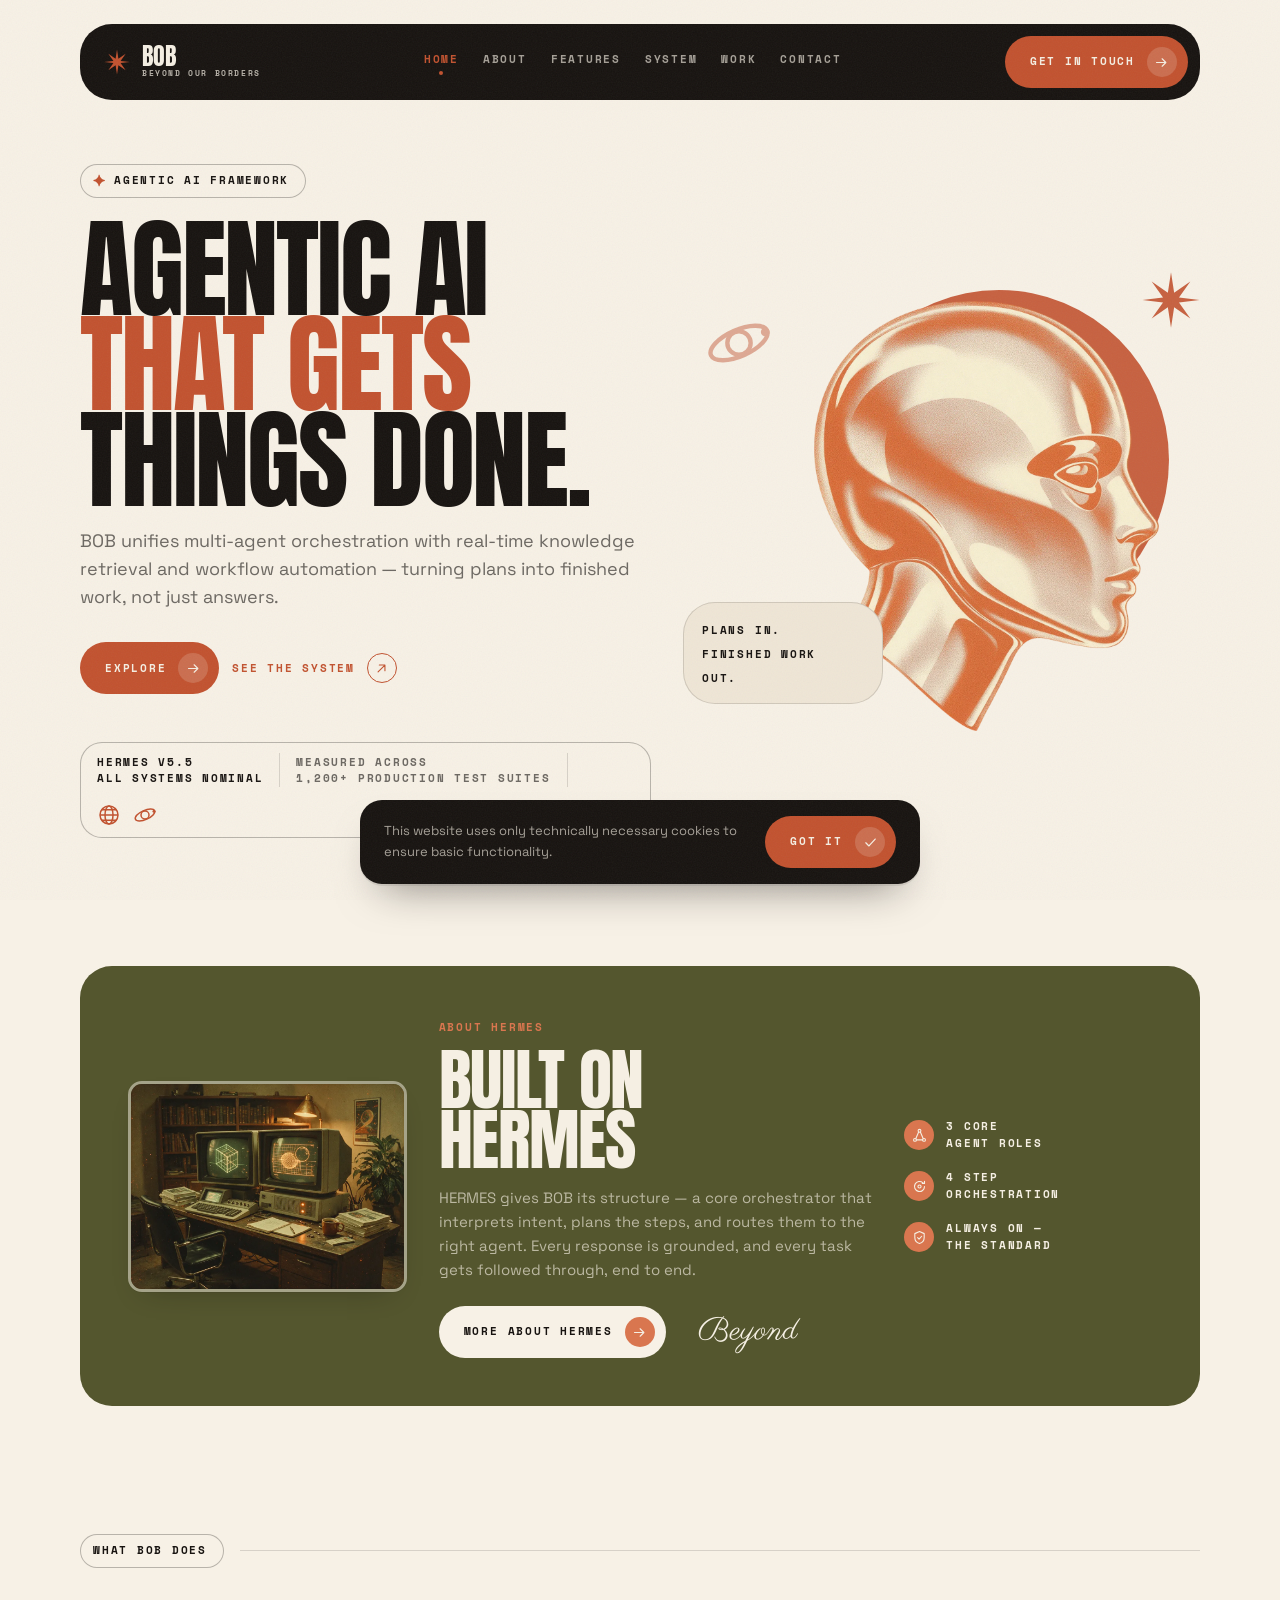
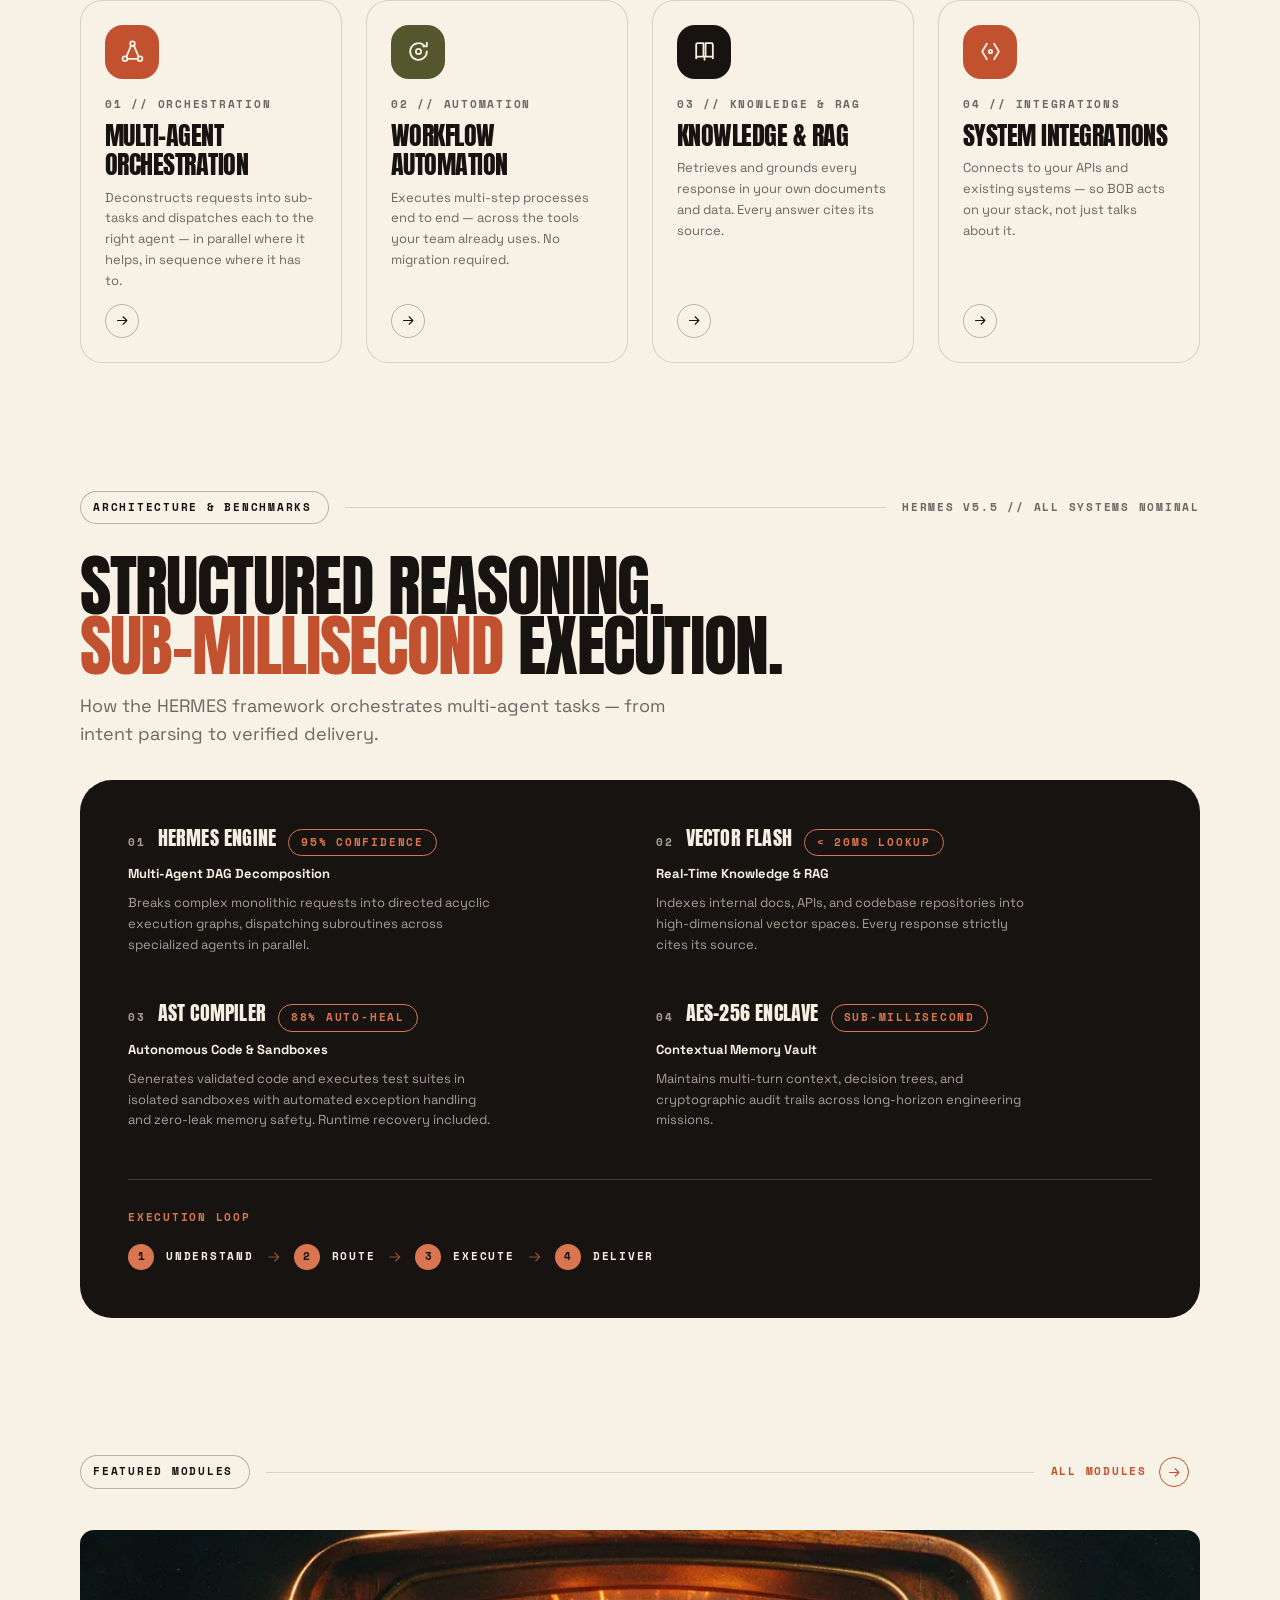
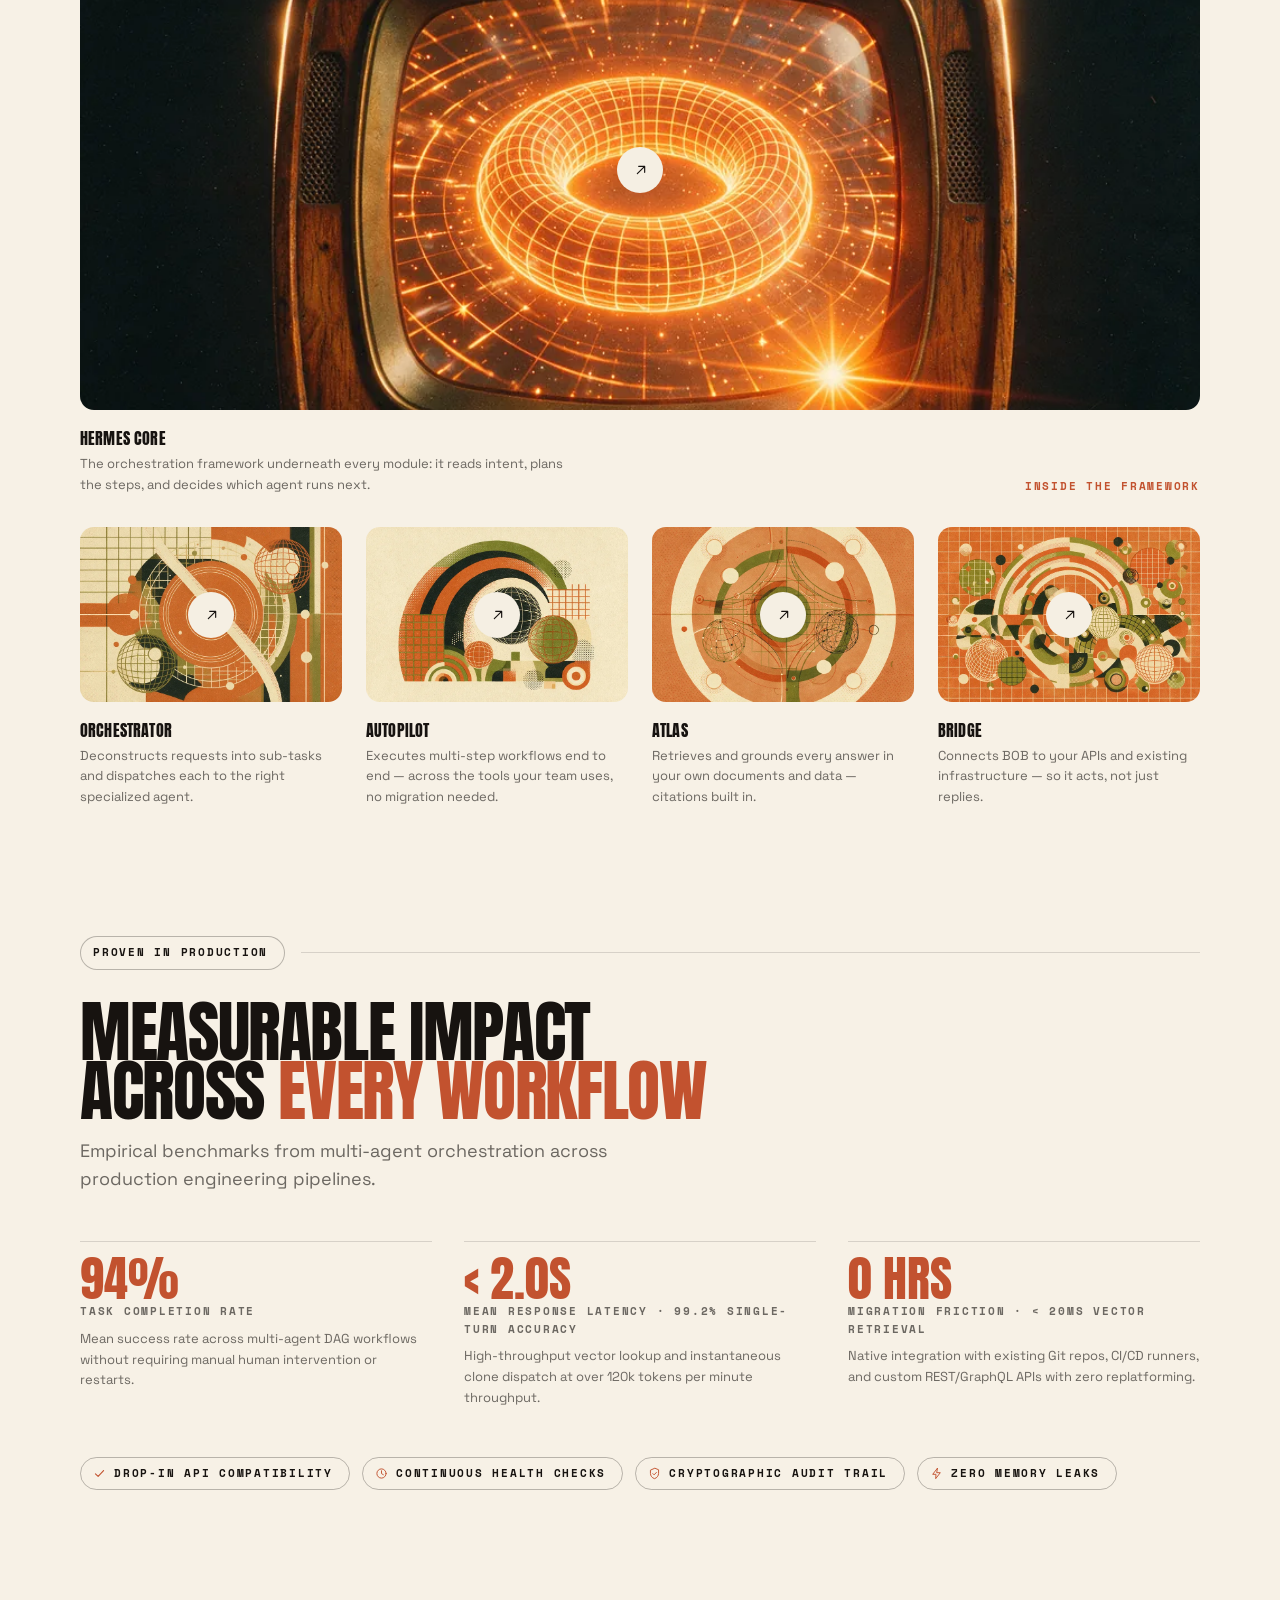
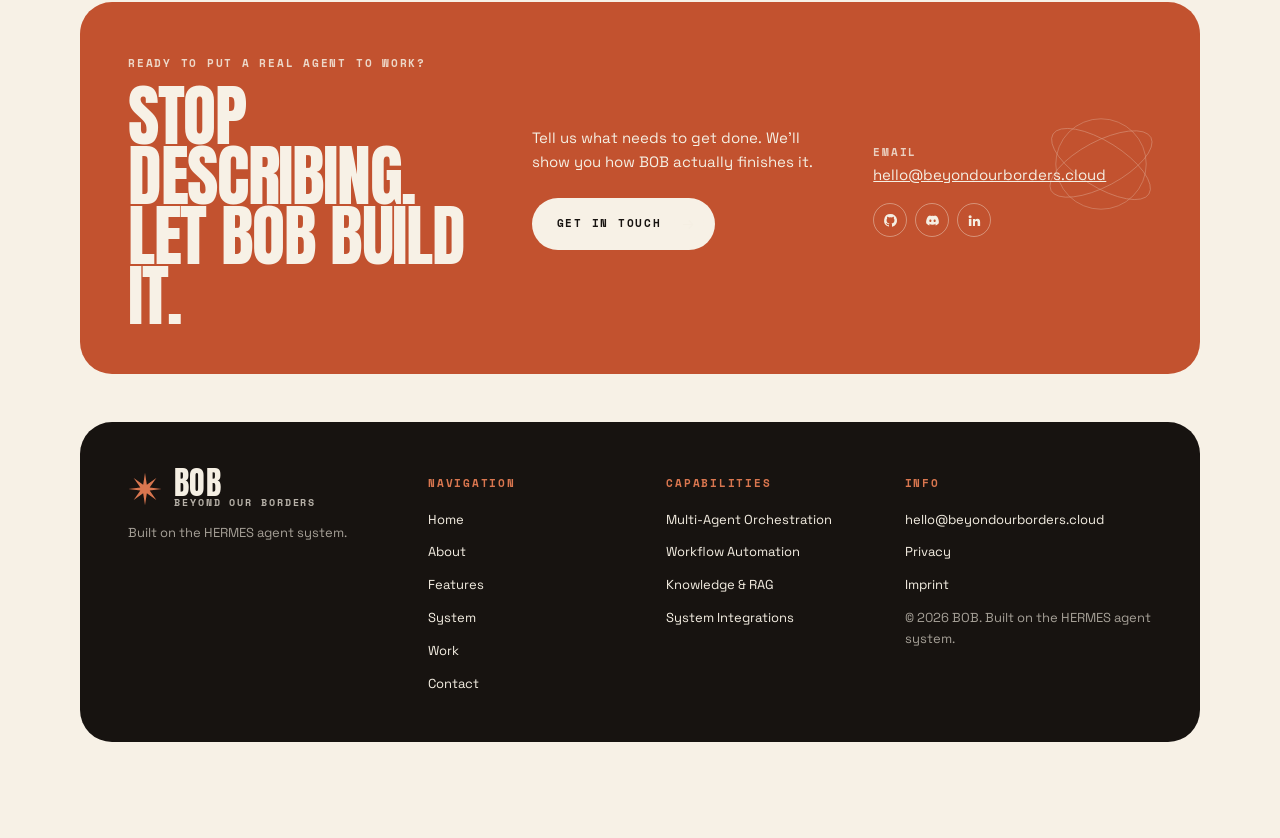
<file: website/v2/index.html>
<!doctype html>
<html lang="en">
<head>
<meta charset="utf-8">
<meta name="viewport" content="width=device-width, initial-scale=1, viewport-fit=cover">
<title>BOB — Agentic AI that gets things done</title>
<meta name="description" content="BOB unifies multi-agent orchestration with real-time knowledge retrieval and workflow automation — turning plans into finished work, not just answers.">
<meta property="og:title" content="BOB — Agentic AI that gets things done">
<meta property="og:description" content="Multi-agent orchestration, real-time knowledge retrieval and workflow automation. Built on HERMES.">
<meta property="og:type" content="website">
<meta property="og:url" content="https://beyondourborders.cloud/">
<link rel="icon" href="../assets/favicon.svg" type="image/svg+xml">
<link rel="apple-touch-icon" href="../assets/favicon.svg">
<meta name="theme-color" content="#F7F1E6">
<link rel="preload" href="../assets/fonts/anton-400-latin.woff2" as="font" type="font/woff2" crossorigin>
<link rel="preload" href="../assets/fonts/space-grotesk-400-latin.woff2" as="font" type="font/woff2" crossorigin>
<link rel="stylesheet" href="../assets/fonts/fonts.css">
<link rel="stylesheet" href="../assets/tokens.css">
<link rel="stylesheet" href="../assets/bob.css">
<style>
  /* ---- Seitenspezifisches Layout. Alles andere kommt aus bob.css. ---- */
  .site { padding-block: var(--sp-5) var(--sp-9); }
  .section { padding-block: clamp(var(--sp-7), 6vw, var(--sp-8)); }
  .section--tight { padding-block: var(--sp-7); }

  /* Hero */
  .hero { display: grid; grid-template-columns: 1.05fr .95fr; gap: var(--sp-6); align-items: center; }
  .hero__art { position: relative; min-height: 460px; }
  .hero__art img { position: absolute; right: 8%; bottom: 0; height: 430px; width: auto; object-fit: contain; }
  .hero__note { position: absolute; left: 0; bottom: 6%; width: 200px; padding: 14px 18px; }

  /* Zweispalter mit Textblock links, Panelinhalt rechts */
  .split { display: grid; grid-template-columns: .9fr 1.4fr .8fr; gap: var(--sp-6); align-items: center; }
  .arch  { display: grid; grid-template-columns: repeat(2, minmax(0,1fr)); gap: var(--sp-7) var(--sp-6); }
  .cta   { display: grid; grid-template-columns: 1.2fr 1fr .9fr; gap: var(--sp-6); align-items: center; }
  .foot  { display: grid; grid-template-columns: 1.3fr 1fr 1fr 1.2fr; gap: var(--sp-6); }
  .cards { display: grid; grid-template-columns: repeat(auto-fit, minmax(230px,1fr)); gap: var(--sp-5); }
  .tiles { display: grid; grid-template-columns: repeat(auto-fit, minmax(210px,1fr)); gap: var(--sp-5); }
  .stats { display: grid; grid-template-columns: repeat(auto-fit, minmax(240px,1fr)); gap: var(--sp-6); }

  .metric-card { border-top: 1px solid var(--line); padding-top: var(--sp-4); }
  .metric-card p { font-size: var(--fs-sm); color: var(--text-muted); margin: var(--sp-2) 0 0; max-width: 44ch; }

  @media (max-width: 920px) {
    .hero, .split, .cta, .arch { grid-template-columns: 1fr; }
    .hero__art { min-height: 360px; order: -1; }
    .hero__art img { height: 330px; right: 6%; }
    .foot { grid-template-columns: 1fr 1fr; }
  }
  @media (max-width: 520px) {
    .foot { grid-template-columns: 1fr; }
    .hero__note { position: static; width: auto; margin-top: var(--sp-4); }
  }
</style>
</head>
<body class="bob-grain">
<a class="skip" href="#main">Skip to content</a>

<div class="wrap site">

<!-- ============================ NAV ============================ -->
<header>
  <nav class="nav" aria-label="Main">
    <a class="nav__logo" href="/" aria-label="BOB — Beyond Our Borders, home">
      <svg aria-hidden="true"><use href="../assets/icons/sprite.svg#i-starburst"/></svg>
      <span class="mark"><b>BOB</b><small>Beyond Our Borders</small></span>
    </a>
    <div class="nav__links">
      <a href="#main" aria-current="page">Home</a>
      <a href="#about">About</a>
      <a href="#features">Features</a>
      <a href="#system">System</a>
      <a href="#work">Work</a>
      <a href="#contact">Contact</a>
    </div>
    <a class="btn btn--primary" href="mailto:hello@beyondourborders.cloud">Get in touch<span class="btn__dot"><svg aria-hidden="true"><use href="../assets/icons/sprite.svg#i-arrow-right"/></svg></span></a>
    <button class="icon-btn nav__toggle" id="navToggle" aria-expanded="false" aria-controls="navMobile" aria-label="Open menu">
      <svg aria-hidden="true"><use href="../assets/icons/sprite.svg#i-chevron-down"/></svg>
    </button>
  </nav>
  <div class="nav__mobile" id="navMobile" hidden>
    <a href="#main">Home</a><a href="#about">About</a><a href="#features">Features</a>
    <a href="#system">System</a><a href="#work">Work</a><a href="#contact">Contact</a>
    <a class="btn btn--primary" href="mailto:hello@beyondourborders.cloud" style="justify-self:start">Get in touch<span class="btn__dot"><svg aria-hidden="true"><use href="../assets/icons/sprite.svg#i-arrow-right"/></svg></span></a>
  </div>
</header>

<main id="main">

<!-- ============================ HERO ============================ -->
<section class="section hero">
  <div>
    <span class="chip"><svg aria-hidden="true"><use href="../assets/icons/sprite.svg#i-sparkle"/></svg> Agentic AI Framework</span>
    <h1 class="d1" style="margin:var(--sp-5) 0 var(--sp-4)">AGENTIC AI<br><span class="d-accent">THAT GETS</span><br>THINGS DONE.</h1>
    <p class="lead muted">BOB unifies multi-agent orchestration with real-time knowledge retrieval and workflow automation — turning plans into finished work, not just answers.</p>
    <div class="row" style="margin-top:var(--sp-6)">
      <a class="btn btn--primary" href="#features">Explore<span class="btn__dot"><svg aria-hidden="true"><use href="../assets/icons/sprite.svg#i-arrow-right"/></svg></span></a>
      <a class="btn btn--text" href="#system">See the system<span class="btn__dot"><svg aria-hidden="true"><use href="../assets/icons/sprite.svg#i-arrow-ne"/></svg></span></a>
    </div>
    <div class="trustbar" style="margin-top:var(--sp-7)">
      <span class="trustbar__claim">HERMES v5.5<br>All systems nominal</span>
      <span class="trustbar__sep"></span>
      <span class="trustbar__claim" style="color:var(--text-muted)">Measured across<br>1,200+ production test suites</span>
      <span class="trustbar__sep"></span>
      <span class="trustbar__marks"><svg aria-hidden="true"><use href="../assets/icons/sprite.svg#i-globe-wire"/></svg><svg aria-hidden="true"><use href="../assets/icons/sprite.svg#i-orbit"/></svg></span>
    </div>
  </div>
  <div class="hero__art">
    <div class="circle-blob deco" style="width:min(340px,78%);aspect-ratio:1;right:6%;top:4%"></div>
    <svg class="deco" style="right:0;top:0;width:58px;color:var(--accent)" viewBox="0 0 24 24" aria-hidden="true"><use href="../assets/icons/sprite.svg#i-starburst"/></svg>
    <svg class="deco" style="left:4%;top:8%;width:70px;color:var(--accent);opacity:.45" viewBox="0 0 24 24" aria-hidden="true"><use href="../assets/icons/sprite.svg#i-orbit"/></svg>
    <img src="../assets/img/hero-cutout.webp" alt="" width="1000" height="1246" fetchpriority="high">
    <div class="panel panel--cream hero__note">
      <span class="label" style="line-height:1.8">Plans in.<br>Finished work<br>out.</span>
    </div>
  </div>
</section>

<!-- ============================ ABOUT ============================ -->
<section class="section" id="about">
  <div class="panel panel--olive on-dark">
    <div class="split">
      <div class="framed"><img src="../assets/img/about-workstation.webp" alt="Vintage computer workstation with glowing CRT terminals" width="1000" height="755" loading="lazy" style="aspect-ratio:4/3"></div>
      <div>
        <span class="label" style="color:var(--accent)">About HERMES</span>
        <h2 class="d2" style="margin:var(--sp-3) 0 var(--sp-4)">BUILT ON<br>HERMES</h2>
        <p class="muted-invert" style="max-width:48ch;margin:0">HERMES gives BOB its structure — a core orchestrator that interprets intent, plans the steps, and routes them to the right agent. Every response is grounded, and every task gets followed through, end to end.</p>
        <div class="row" style="margin-top:var(--sp-5);gap:var(--sp-6)">
          <a class="btn btn--bone" href="#system">More about HERMES<span class="btn__dot"><svg aria-hidden="true"><use href="../assets/icons/sprite.svg#i-arrow-right"/></svg></span></a>
          <span class="script" style="color:var(--bob-bone)">Beyond</span>
        </div>
      </div>
      <ul class="facts">
        <li><span class="dot"><svg aria-hidden="true"><use href="../assets/icons/sprite.svg#i-orchestration"/></svg></span><span>3 Core<br>Agent Roles</span></li>
        <li><span class="dot"><svg aria-hidden="true"><use href="../assets/icons/sprite.svg#i-automation"/></svg></span><span>4 Step<br>Orchestration</span></li>
        <li><span class="dot"><svg aria-hidden="true"><use href="../assets/icons/sprite.svg#i-shield"/></svg></span><span>Always on —<br>the standard</span></li>
      </ul>
    </div>
  </div>
</section>

<!-- ============================ FEATURES ============================ -->
<section class="section" id="features">
  <div class="section-head"><span class="chip">What BOB does</span><span class="rule"></span></div>
  <div class="cards">
    <article class="card">
      <div class="badge-icon"><svg aria-hidden="true"><use href="../assets/icons/sprite.svg#i-orchestration"/></svg></div>
      <div class="card__body">
        <span class="label muted">01 // Orchestration</span>
        <h3 class="d4" style="margin:6px 0 8px">Multi-Agent Orchestration</h3>
        <p>Deconstructs requests into sub-tasks and dispatches each to the right agent — in parallel where it helps, in sequence where it has to.</p>
      </div>
      <a class="icon-btn" href="#system" aria-label="Multi-Agent Orchestration — see the system"><svg aria-hidden="true"><use href="../assets/icons/sprite.svg#i-arrow-right"/></svg></a>
    </article>
    <article class="card">
      <div class="badge-icon badge-icon--olive"><svg aria-hidden="true"><use href="../assets/icons/sprite.svg#i-automation"/></svg></div>
      <div class="card__body">
        <span class="label muted">02 // Automation</span>
        <h3 class="d4" style="margin:6px 0 8px">Workflow Automation</h3>
        <p>Executes multi-step processes end to end — across the tools your team already uses. No migration required.</p>
      </div>
      <a class="icon-btn" href="#system" aria-label="Workflow Automation — see the system"><svg aria-hidden="true"><use href="../assets/icons/sprite.svg#i-arrow-right"/></svg></a>
    </article>
    <article class="card">
      <div class="badge-icon badge-icon--ink"><svg aria-hidden="true"><use href="../assets/icons/sprite.svg#i-knowledge"/></svg></div>
      <div class="card__body">
        <span class="label muted">03 // Knowledge &amp; RAG</span>
        <h3 class="d4" style="margin:6px 0 8px">Knowledge &amp; RAG</h3>
        <p>Retrieves and grounds every response in your own documents and data. Every answer cites its source.</p>
      </div>
      <a class="icon-btn" href="#system" aria-label="Knowledge and RAG — see the system"><svg aria-hidden="true"><use href="../assets/icons/sprite.svg#i-arrow-right"/></svg></a>
    </article>
    <article class="card">
      <div class="badge-icon"><svg aria-hidden="true"><use href="../assets/icons/sprite.svg#i-integrations"/></svg></div>
      <div class="card__body">
        <span class="label muted">04 // Integrations</span>
        <h3 class="d4" style="margin:6px 0 8px">System Integrations</h3>
        <p>Connects to your APIs and existing systems — so BOB acts on your stack, not just talks about it.</p>
      </div>
      <a class="icon-btn" href="#system" aria-label="System Integrations — see the system"><svg aria-hidden="true"><use href="../assets/icons/sprite.svg#i-arrow-right"/></svg></a>
    </article>
  </div>
</section>

<!-- ============================ SYSTEM ============================ -->
<section class="section" id="system">
  <div class="section-head"><span class="chip">Architecture &amp; benchmarks</span><span class="rule"></span>
    <span class="label muted">HERMES v5.5 // All systems nominal</span></div>
  <h2 class="d2" style="margin:0 0 var(--sp-4)">STRUCTURED REASONING.<br><span class="d-accent">SUB-MILLISECOND</span> EXECUTION.</h2>
  <p class="lead muted" style="margin:0 0 var(--sp-6)">How the HERMES framework orchestrates multi-agent tasks — from intent parsing to verified delivery.</p>

  <div class="panel panel--ink on-dark">
    <div class="arch">
      <div class="metric">
        <div class="metric__head"><span class="metric__idx">01</span><span class="metric__name">HERMES Engine</span><span class="metric__value">95% confidence</span></div>
        <div class="metric__title">Multi-Agent DAG Decomposition</div>
        <p>Breaks complex monolithic requests into directed acyclic execution graphs, dispatching subroutines across specialized agents in parallel.</p>
      </div>
      <div class="metric">
        <div class="metric__head"><span class="metric__idx">02</span><span class="metric__name">Vector Flash</span><span class="metric__value">&lt; 20ms lookup</span></div>
        <div class="metric__title">Real-Time Knowledge &amp; RAG</div>
        <p>Indexes internal docs, APIs, and codebase repositories into high-dimensional vector spaces. Every response strictly cites its source.</p>
      </div>
      <div class="metric">
        <div class="metric__head"><span class="metric__idx">03</span><span class="metric__name">AST Compiler</span><span class="metric__value">88% auto-heal</span></div>
        <div class="metric__title">Autonomous Code &amp; Sandboxes</div>
        <p>Generates validated code and executes test suites in isolated sandboxes with automated exception handling and zero-leak memory safety. Runtime recovery included.</p>
      </div>
      <div class="metric">
        <div class="metric__head"><span class="metric__idx">04</span><span class="metric__name">AES-256 Enclave</span><span class="metric__value">Sub-millisecond</span></div>
        <div class="metric__title">Contextual Memory Vault</div>
        <p>Maintains multi-turn context, decision trees, and cryptographic audit trails across long-horizon engineering missions.</p>
      </div>
    </div>

    <hr class="hairline" style="margin:var(--sp-7) 0 var(--sp-5)">
    <span class="label" style="color:var(--accent)">Execution loop</span>
    <div class="flow" style="margin-top:var(--sp-4)">
      <span class="flow__step"><span class="flow__n">1</span><span class="flow__label">Understand</span></span>
      <span class="flow__arrow"><svg aria-hidden="true"><use href="../assets/icons/sprite.svg#i-arrow-right"/></svg></span>
      <span class="flow__step"><span class="flow__n">2</span><span class="flow__label">Route</span></span>
      <span class="flow__arrow"><svg aria-hidden="true"><use href="../assets/icons/sprite.svg#i-arrow-right"/></svg></span>
      <span class="flow__step"><span class="flow__n">3</span><span class="flow__label">Execute</span></span>
      <span class="flow__arrow"><svg aria-hidden="true"><use href="../assets/icons/sprite.svg#i-arrow-right"/></svg></span>
      <span class="flow__step"><span class="flow__n">4</span><span class="flow__label">Deliver</span></span>
    </div>
  </div>
</section>

<!-- ============================ WORK / MODULES ============================ -->
<section class="section" id="work">
  <div class="section-head"><span class="chip">Featured modules</span><span class="rule"></span>
    <a class="btn btn--text" href="#contact">All modules<span class="btn__dot"><svg aria-hidden="true"><use href="../assets/icons/sprite.svg#i-arrow-right"/></svg></span></a></div>

  <a class="tile" href="#system" style="margin-bottom:var(--sp-6)">
    <div class="tile__media" style="aspect-ratio:21/9">
      <img src="../assets/img/crt-set.webp" alt="Vintage television set displaying a glowing wireframe torus" width="1000" height="755" loading="lazy">
      <span class="tile__play"><svg aria-hidden="true"><use href="../assets/icons/sprite.svg#i-arrow-ne"/></svg></span>
    </div>
    <div class="row" style="justify-content:space-between;align-items:flex-end">
      <div><div class="tile__title">HERMES Core</div>
        <div class="tile__cat" style="max-width:62ch">The orchestration framework underneath every module: it reads intent, plans the steps, and decides which agent runs next.</div></div>
      <span class="label" style="color:var(--accent)">Inside the framework</span>
    </div>
  </a>

  <div class="tiles">
    <a class="tile" href="#features"><div class="tile__media"><img src="../assets/img/module-01.webp" alt="" width="800" height="533" loading="lazy"><span class="tile__play"><svg aria-hidden="true"><use href="../assets/icons/sprite.svg#i-arrow-ne"/></svg></span></div>
      <div class="tile__title">Orchestrator</div><div class="tile__cat">Deconstructs requests into sub-tasks and dispatches each to the right specialized agent.</div></a>
    <a class="tile" href="#features"><div class="tile__media"><img src="../assets/img/module-02.webp" alt="" width="800" height="533" loading="lazy"><span class="tile__play"><svg aria-hidden="true"><use href="../assets/icons/sprite.svg#i-arrow-ne"/></svg></span></div>
      <div class="tile__title">Autopilot</div><div class="tile__cat">Executes multi-step workflows end to end — across the tools your team uses, no migration needed.</div></a>
    <a class="tile" href="#features"><div class="tile__media"><img src="../assets/img/module-03.webp" alt="" width="800" height="533" loading="lazy"><span class="tile__play"><svg aria-hidden="true"><use href="../assets/icons/sprite.svg#i-arrow-ne"/></svg></span></div>
      <div class="tile__title">Atlas</div><div class="tile__cat">Retrieves and grounds every answer in your own documents and data — citations built in.</div></a>
    <a class="tile" href="#features"><div class="tile__media"><img src="../assets/img/module-04.webp" alt="" width="800" height="533" loading="lazy"><span class="tile__play"><svg aria-hidden="true"><use href="../assets/icons/sprite.svg#i-arrow-ne"/></svg></span></div>
      <div class="tile__title">Bridge</div><div class="tile__cat">Connects BOB to your APIs and existing infrastructure — so it acts, not just replies.</div></a>
  </div>
</section>

<!-- ============================ PROVEN ============================ -->
<section class="section">
  <div class="section-head"><span class="chip">Proven in production</span><span class="rule"></span></div>
  <h2 class="d2" style="margin:0 0 var(--sp-4)">MEASURABLE IMPACT<br>ACROSS <span class="d-accent">EVERY WORKFLOW</span></h2>
  <p class="lead muted" style="margin:0 0 var(--sp-7)">Empirical benchmarks from multi-agent orchestration across production engineering pipelines.</p>

  <div class="stats">
    <div class="metric-card">
      <div class="stat"><span class="stat__num">94%</span><span class="stat__cap">Task completion rate</span></div>
      <p>Mean success rate across multi-agent DAG workflows without requiring manual human intervention or restarts.</p>
    </div>
    <div class="metric-card">
      <div class="stat"><span class="stat__num">&lt; 2.0s</span><span class="stat__cap">Mean response latency · 99.2% single-turn accuracy</span></div>
      <p>High-throughput vector lookup and instantaneous clone dispatch at over 120k tokens per minute throughput.</p>
    </div>
    <div class="metric-card">
      <div class="stat"><span class="stat__num">0 hrs</span><span class="stat__cap">Migration friction · &lt; 20ms vector retrieval</span></div>
      <p>Native integration with existing Git repos, CI/CD runners, and custom REST/GraphQL APIs with zero replatforming.</p>
    </div>
  </div>

  <div class="row" style="margin-top:var(--sp-7);gap:var(--sp-3)">
    <span class="chip chip--ghost"><svg aria-hidden="true"><use href="../assets/icons/sprite.svg#i-check"/></svg> Drop-in API compatibility</span>
    <span class="chip chip--ghost"><svg aria-hidden="true"><use href="../assets/icons/sprite.svg#i-clock"/></svg> Continuous health checks</span>
    <span class="chip chip--ghost"><svg aria-hidden="true"><use href="../assets/icons/sprite.svg#i-shield"/></svg> Cryptographic audit trail</span>
    <span class="chip chip--ghost"><svg aria-hidden="true"><use href="../assets/icons/sprite.svg#i-bolt"/></svg> Zero memory leaks</span>
  </div>
</section>

<!-- ============================ CTA ============================ -->
<section class="section section--tight" id="contact">
  <div class="panel panel--rust on-dark">
    <div class="cta">
      <div>
        <span class="label" style="opacity:.85">Ready to put a real agent to work?</span>
        <h2 class="d2" style="margin:var(--sp-3) 0 0;color:var(--bob-cream)">STOP DESCRIBING.<br>LET BOB BUILD IT.</h2>
      </div>
      <div>
        <p style="margin:0 0 var(--sp-5);max-width:34ch">Tell us what needs to get done. We'll show you how BOB actually finishes it.</p>
        <a class="btn btn--bone" href="mailto:hello@beyondourborders.cloud">Get in touch<span class="btn__dot"><svg aria-hidden="true"><use href="../assets/icons/sprite.svg#i-arrow-right"/></svg></span></a>
      </div>
      <div style="position:relative">
        <div class="stack">
          <div><span class="label" style="opacity:.8">Email</span>
            <div><a href="mailto:hello@beyondourborders.cloud" style="text-decoration:underline">hello@beyondourborders.cloud</a></div></div>
          <div class="row" style="gap:var(--sp-2)">
            <a class="icon-btn" href="https://github.com/BOB-AI-Rook" style="border-color:rgba(245,239,227,.4);color:var(--bob-bone)" aria-label="GitHub"><svg aria-hidden="true"><use href="../assets/icons/sprite.svg#i-github"/></svg></a>
            <a class="icon-btn" href="#" style="border-color:rgba(245,239,227,.4);color:var(--bob-bone)" aria-label="Discord"><svg aria-hidden="true"><use href="../assets/icons/sprite.svg#i-discord"/></svg></a>
            <a class="icon-btn" href="#" style="border-color:rgba(245,239,227,.4);color:var(--bob-bone)" aria-label="LinkedIn"><svg aria-hidden="true"><use href="../assets/icons/sprite.svg#i-linkedin"/></svg></a>
          </div>
        </div>
        <svg class="deco" style="right:-8px;top:-34px;width:118px;stroke:var(--bob-cream);opacity:.4" viewBox="0 0 240 240" fill="none" stroke-width="1.2" aria-hidden="true"><ellipse cx="120" cy="120" rx="115" ry="46" transform="rotate(-28 120 120)"/><ellipse cx="120" cy="120" rx="92" ry="92"/><ellipse cx="120" cy="120" rx="115" ry="46" transform="rotate(32 120 120)"/></svg>
      </div>
    </div>
  </div>
</section>

</main>

<!-- ============================ FOOTER ============================ -->
<footer class="panel panel--ink on-dark">
  <div class="foot">
    <div>
      <span class="nav__logo nav__logo--lg">
        <svg aria-hidden="true"><use href="../assets/icons/sprite.svg#i-starburst"/></svg>
        <span class="mark"><b>BOB</b><small>Beyond Our Borders</small></span>
      </span>
      <p class="muted-invert" style="font-size:var(--fs-sm);margin:var(--sp-4) 0 0;max-width:30ch">Built on the HERMES agent system.</p>
    </div>
    <div><span class="label" style="color:var(--accent)">Navigation</span>
      <div class="linklist" style="margin-top:var(--sp-4)">
        <a href="#main">Home</a><a href="#about">About</a><a href="#features">Features</a>
        <a href="#system">System</a><a href="#work">Work</a><a href="#contact">Contact</a></div></div>
    <div><span class="label" style="color:var(--accent)">Capabilities</span>
      <div class="linklist" style="margin-top:var(--sp-4)">
        <a href="#features">Multi-Agent Orchestration</a><a href="#features">Workflow Automation</a>
        <a href="#features">Knowledge &amp; RAG</a><a href="#features">System Integrations</a></div></div>
    <div><span class="label" style="color:var(--accent)">Info</span>
      <div class="linklist" style="margin-top:var(--sp-4)">
        <a href="mailto:hello@beyondourborders.cloud">hello@beyondourborders.cloud</a>
        <a href="#">Privacy</a><a href="#">Imprint</a>
        <span class="muted-invert">© 2026 BOB. Built on the HERMES agent system.</span></div></div>
  </div>
</footer>

</div>

<!-- ============================ COOKIE NOTICE ============================ -->
<div class="cookie" id="cookie" hidden>
  <p>This website uses only technically necessary cookies to ensure basic functionality.</p>
  <button class="btn btn--primary" id="cookieOk">Got it<span class="btn__dot"><svg aria-hidden="true"><use href="../assets/icons/sprite.svg#i-check"/></svg></span></button>
</div>

<script>
// Mobile-Navigation
(function () {
  var t = document.getElementById('navToggle'), m = document.getElementById('navMobile');
  if (!t || !m) return;
  t.addEventListener('click', function () {
    var open = t.getAttribute('aria-expanded') === 'true';
    t.setAttribute('aria-expanded', String(!open));
    t.setAttribute('aria-label', open ? 'Open menu' : 'Close menu');
    m.hidden = open;
  });
  m.addEventListener('click', function (e) {
    if (e.target.tagName === 'A') { m.hidden = true; t.setAttribute('aria-expanded', 'false'); }
  });
})();

// Cookie-Hinweis — nur technisch notwendige Cookies, daher reine Kenntnisnahme.
(function () {
  var box = document.getElementById('cookie'), ok = document.getElementById('cookieOk');
  if (!box || !ok) return;
  var seen = false;
  try { seen = localStorage.getItem('bob.cookie.ack') === '1'; } catch (e) {}
  if (!seen) box.hidden = false;
  ok.addEventListener('click', function () {
    box.hidden = true;
    try { localStorage.setItem('bob.cookie.ack', '1'); } catch (e) {}
  });
})();
</script>
</body>
</html>
</file>
<file: website/assets/fonts/fonts.css>
/* BOB — self-hosted Webfonts (DSGVO-konform, keine externen Requests)
   Anton · Space Grotesk 400/500/700 · Space Mono 400/700 · Parisienne
   Subsets: latin, latin-ext. Alle mit font-display:swap. */

/* subset: latin-ext */
@font-face {
  font-family: 'Anton';
  font-style: normal;
  font-weight: 400;
  font-display: swap;
  src: url(../fonts/anton-400-latin-ext.woff2) format('woff2');
  unicode-range: U+0100-02BA, U+02BD-02C5, U+02C7-02CC, U+02CE-02D7, U+02DD-02FF, U+0304, U+0308, U+0329, U+1D00-1DBF, U+1E00-1E9F, U+1EF2-1EFF, U+2020, U+20A0-20AB, U+20AD-20C0, U+2113, U+2C60-2C7F, U+A720-A7FF;
}

/* subset: latin */
@font-face {
  font-family: 'Anton';
  font-style: normal;
  font-weight: 400;
  font-display: swap;
  src: url(../fonts/anton-400-latin.woff2) format('woff2');
  unicode-range: U+0000-00FF, U+0131, U+0152-0153, U+02BB-02BC, U+02C6, U+02DA, U+02DC, U+0304, U+0308, U+0329, U+2000-206F, U+20AC, U+2122, U+2191, U+2193, U+2212, U+2215, U+FEFF, U+FFFD;
}

/* subset: latin-ext */
@font-face {
  font-family: 'Parisienne';
  font-style: normal;
  font-weight: 400;
  font-display: swap;
  src: url(../fonts/parisienne-400-latin-ext.woff2) format('woff2');
  unicode-range: U+0100-02BA, U+02BD-02C5, U+02C7-02CC, U+02CE-02D7, U+02DD-02FF, U+0304, U+0308, U+0329, U+1D00-1DBF, U+1E00-1E9F, U+1EF2-1EFF, U+2020, U+20A0-20AB, U+20AD-20C0, U+2113, U+2C60-2C7F, U+A720-A7FF;
}

/* subset: latin */
@font-face {
  font-family: 'Parisienne';
  font-style: normal;
  font-weight: 400;
  font-display: swap;
  src: url(../fonts/parisienne-400-latin.woff2) format('woff2');
  unicode-range: U+0000-00FF, U+0131, U+0152-0153, U+02BB-02BC, U+02C6, U+02DA, U+02DC, U+0304, U+0308, U+0329, U+2000-206F, U+20AC, U+2122, U+2191, U+2193, U+2212, U+2215, U+FEFF, U+FFFD;
}

/* subset: latin-ext */
@font-face {
  font-family: 'Space Grotesk';
  font-style: normal;
  font-weight: 400;
  font-display: swap;
  src: url(../fonts/space-grotesk-400-latin-ext.woff2) format('woff2');
  unicode-range: U+0100-02BA, U+02BD-02C5, U+02C7-02CC, U+02CE-02D7, U+02DD-02FF, U+0304, U+0308, U+0329, U+1D00-1DBF, U+1E00-1E9F, U+1EF2-1EFF, U+2020, U+20A0-20AB, U+20AD-20C0, U+2113, U+2C60-2C7F, U+A720-A7FF;
}

/* subset: latin */
@font-face {
  font-family: 'Space Grotesk';
  font-style: normal;
  font-weight: 400;
  font-display: swap;
  src: url(../fonts/space-grotesk-400-latin.woff2) format('woff2');
  unicode-range: U+0000-00FF, U+0131, U+0152-0153, U+02BB-02BC, U+02C6, U+02DA, U+02DC, U+0304, U+0308, U+0329, U+2000-206F, U+20AC, U+2122, U+2191, U+2193, U+2212, U+2215, U+FEFF, U+FFFD;
}

/* subset: latin-ext */
@font-face {
  font-family: 'Space Grotesk';
  font-style: normal;
  font-weight: 500;
  font-display: swap;
  src: url(../fonts/space-grotesk-400-latin-ext.woff2) format('woff2');
  unicode-range: U+0100-02BA, U+02BD-02C5, U+02C7-02CC, U+02CE-02D7, U+02DD-02FF, U+0304, U+0308, U+0329, U+1D00-1DBF, U+1E00-1E9F, U+1EF2-1EFF, U+2020, U+20A0-20AB, U+20AD-20C0, U+2113, U+2C60-2C7F, U+A720-A7FF;
}

/* subset: latin */
@font-face {
  font-family: 'Space Grotesk';
  font-style: normal;
  font-weight: 500;
  font-display: swap;
  src: url(../fonts/space-grotesk-400-latin.woff2) format('woff2');
  unicode-range: U+0000-00FF, U+0131, U+0152-0153, U+02BB-02BC, U+02C6, U+02DA, U+02DC, U+0304, U+0308, U+0329, U+2000-206F, U+20AC, U+2122, U+2191, U+2193, U+2212, U+2215, U+FEFF, U+FFFD;
}

/* subset: latin-ext */
@font-face {
  font-family: 'Space Grotesk';
  font-style: normal;
  font-weight: 700;
  font-display: swap;
  src: url(../fonts/space-grotesk-400-latin-ext.woff2) format('woff2');
  unicode-range: U+0100-02BA, U+02BD-02C5, U+02C7-02CC, U+02CE-02D7, U+02DD-02FF, U+0304, U+0308, U+0329, U+1D00-1DBF, U+1E00-1E9F, U+1EF2-1EFF, U+2020, U+20A0-20AB, U+20AD-20C0, U+2113, U+2C60-2C7F, U+A720-A7FF;
}

/* subset: latin */
@font-face {
  font-family: 'Space Grotesk';
  font-style: normal;
  font-weight: 700;
  font-display: swap;
  src: url(../fonts/space-grotesk-400-latin.woff2) format('woff2');
  unicode-range: U+0000-00FF, U+0131, U+0152-0153, U+02BB-02BC, U+02C6, U+02DA, U+02DC, U+0304, U+0308, U+0329, U+2000-206F, U+20AC, U+2122, U+2191, U+2193, U+2212, U+2215, U+FEFF, U+FFFD;
}

/* subset: latin-ext */
@font-face {
  font-family: 'Space Mono';
  font-style: normal;
  font-weight: 400;
  font-display: swap;
  src: url(../fonts/space-mono-400-latin-ext.woff2) format('woff2');
  unicode-range: U+0100-02BA, U+02BD-02C5, U+02C7-02CC, U+02CE-02D7, U+02DD-02FF, U+0304, U+0308, U+0329, U+1D00-1DBF, U+1E00-1E9F, U+1EF2-1EFF, U+2020, U+20A0-20AB, U+20AD-20C0, U+2113, U+2C60-2C7F, U+A720-A7FF;
}

/* subset: latin */
@font-face {
  font-family: 'Space Mono';
  font-style: normal;
  font-weight: 400;
  font-display: swap;
  src: url(../fonts/space-mono-400-latin.woff2) format('woff2');
  unicode-range: U+0000-00FF, U+0131, U+0152-0153, U+02BB-02BC, U+02C6, U+02DA, U+02DC, U+0304, U+0308, U+0329, U+2000-206F, U+20AC, U+2122, U+2191, U+2193, U+2212, U+2215, U+FEFF, U+FFFD;
}

/* subset: latin-ext */
@font-face {
  font-family: 'Space Mono';
  font-style: normal;
  font-weight: 700;
  font-display: swap;
  src: url(../fonts/space-mono-700-latin-ext.woff2) format('woff2');
  unicode-range: U+0100-02BA, U+02BD-02C5, U+02C7-02CC, U+02CE-02D7, U+02DD-02FF, U+0304, U+0308, U+0329, U+1D00-1DBF, U+1E00-1E9F, U+1EF2-1EFF, U+2020, U+20A0-20AB, U+20AD-20C0, U+2113, U+2C60-2C7F, U+A720-A7FF;
}

/* subset: latin */
@font-face {
  font-family: 'Space Mono';
  font-style: normal;
  font-weight: 700;
  font-display: swap;
  src: url(../fonts/space-mono-700-latin.woff2) format('woff2');
  unicode-range: U+0000-00FF, U+0131, U+0152-0153, U+02BB-02BC, U+02C6, U+02DA, U+02DC, U+0304, U+0308, U+0329, U+2000-206F, U+20AC, U+2122, U+2191, U+2193, U+2212, U+2215, U+FEFF, U+FFFD;
}
</file>
<file: website/assets/tokens.css>
/* ==========================================================================
   BOB — Beyond Our Borders
   Design Tokens · Retro-Futurism System v1.0
   Single source of truth. Never hardcode a value that exists here.
   ========================================================================== */

:root {
  /* ---- CORE PALETTE ---------------------------------------------------- */
  --bob-cream:        #F7F1E6;  /* page ground */
  --bob-cream-deep:   #EFE6D6;  /* recessed cream, inset wells */
  --bob-sand:         #E3D6BC;  /* hairlines on cream, muted fills */

  --bob-rust:         #C2522F;  /* PRIMARY accent — CTA, marks, rules */
  --bob-rust-deep:    #A5401F;  /* pressed / hover state */
  --bob-rust-soft:    #D9764F;  /* on-dark accent, needs the lift */

  --bob-olive:        #54562E;  /* secondary panel ground */
  --bob-olive-deep:   #3E4022;  /* olive borders + pressed */
  --bob-olive-soft:   #6E7040;  /* olive hairline on olive */

  --bob-ink:          #171310;  /* near-black panel ground */
  --bob-ink-soft:     #2A231D;  /* raised surface on ink */

  --bob-bone:         #F5EFE3;  /* text on dark grounds */
  --bob-bone-dim:     rgba(245,239,227,.64);

  /* ---- SEMANTIC ROLES -------------------------------------------------- */
  --surface:          var(--bob-cream);
  --surface-sunk:     var(--bob-cream-deep);
  --surface-ink:      var(--bob-ink);
  --surface-olive:    var(--bob-olive);
  --surface-rust:     var(--bob-rust);

  --text:             var(--bob-ink);
  --text-muted:       rgba(23,19,16,.62);
  --text-invert:      var(--bob-bone);
  --text-invert-muted:var(--bob-bone-dim);

  --accent:           var(--bob-rust);
  --accent-hover:     var(--bob-rust-deep);

  --line:             rgba(23,19,16,.14);   /* hairline on cream */
  --line-strong:      rgba(23,19,16,.28);
  --line-invert:      rgba(245,239,227,.18); /* hairline on ink/olive */

  /* ---- STATUS ---------------------------------------------------------- */
  --ok:               #6E7040;
  --warn:             #C98A2E;
  --danger:           #A5401F;
  --info:             #4E6B70;

  /* ---- TYPOGRAPHY ------------------------------------------------------ */
  --font-display: "Anton", "Arial Narrow", "Haettenschweiler", sans-serif;
  --font-body:    "Space Grotesk", "Inter", -apple-system, BlinkMacSystemFont, sans-serif;
  --font-mono:    "Space Mono", ui-monospace, "SFMono-Regular", Menlo, monospace;
  --font-script:  "Parisienne", "Brush Script MT", cursive;

  /* Display scale — fluid, clamped. Always uppercase, always tight. */
  --fs-d1: clamp(3.25rem, 8.5vw, 7rem);    /* hero line */
  --fs-d2: clamp(2.5rem, 5.5vw, 4.25rem);  /* section hero */
  --fs-d3: clamp(1.75rem, 3.2vw, 2.5rem);  /* panel title */
  --fs-d4: clamp(1.25rem, 2.2vw, 1.6rem);  /* card title */

  /* Text scale */
  --fs-lead: 1.125rem;
  --fs-body: 0.9375rem;
  --fs-sm:   0.8125rem;
  --fs-xs:   0.6875rem;   /* mono labels, eyebrows */

  --lh-display: 0.88;
  --lh-tight:   1.15;
  --lh-body:    1.6;

  --tr-display: -0.02em;  /* display tracking: negative, always */
  --tr-label:   0.16em;   /* mono label tracking: wide, always */

  /* ---- SPACE — 4px base ------------------------------------------------ */
  --sp-1: 4px;   --sp-2: 8px;   --sp-3: 12px;  --sp-4: 16px;
  --sp-5: 24px;  --sp-6: 32px;  --sp-7: 48px;  --sp-8: 64px;
  --sp-9: 96px;  --sp-10: 128px;

  /* ---- RADII — the pill/slab signature --------------------------------- */
  --r-sm:   8px;
  --r-md:   14px;
  --r-lg:   22px;    /* cards */
  --r-xl:   32px;    /* full-bleed panels */
  --r-pill: 999px;   /* buttons, chips, eyebrows — the house shape */

  /* ---- BORDERS & ELEVATION --------------------------------------------- */
  --bw:       1px;
  --bw-thick: 2px;
  --shadow-card:  0 1px 0 rgba(23,19,16,.06), 0 12px 28px -18px rgba(23,19,16,.45);
  --shadow-lift:  0 2px 0 rgba(23,19,16,.08), 0 22px 44px -22px rgba(23,19,16,.55);

  /* ---- MOTION — mechanical, never bouncy -------------------------------- */
  --ease:      cubic-bezier(.2,.7,.3,1);
  --dur-fast:  140ms;
  --dur-base:  220ms;
  --dur-slow:  420ms;

  /* ---- LAYOUT ---------------------------------------------------------- */
  --wrap:      1200px;
  --gutter:    clamp(16px, 4vw, 40px);
  --grid-cols: 12;
  --grid-gap:  var(--sp-5);

  /* ---- TEXTURE — the grain is not optional ------------------------------ */
  --grain-opacity: .055;
}
</file>
<file: website/assets/bob.css>
/* ==========================================================================
   BOB — Beyond Our Borders · Component Library · Retro-Futurism v1.0
   Depends on tokens.css. Production-ready — this is what the site ships with.
   ========================================================================== */

/* ---- RESET --------------------------------------------------------------- */
*,*::before,*::after { box-sizing: border-box; }
html { -webkit-text-size-adjust: 100%; }
body {
  margin: 0;
  background: var(--surface);
  color: var(--text);
  font-family: var(--font-body);
  font-size: var(--fs-body);
  line-height: var(--lh-body);
  -webkit-font-smoothing: antialiased;
}
img, svg { max-width: 100%; display: block; }
/* Muss nach den display-Regeln stehen: eine Komponente mit eigenem
   display (grid/flex) schlaegt sonst das hidden-Attribut. */
[hidden] { display: none !important; }
a { color: inherit; text-decoration: none; }
button, input, textarea, select { font: inherit; color: inherit; }
:focus-visible { outline: 2px solid var(--accent); outline-offset: 3px; border-radius: var(--r-sm); }

/* ---- GRAIN — sits over everything, never interactive ---------------------- */
.bob-grain::after {
  content:""; position: fixed; inset: 0; z-index: 9999; pointer-events: none;
  opacity: var(--grain-opacity);
  background-image: url("data:image/svg+xml,%3Csvg xmlns='http://www.w3.org/2000/svg' width='160' height='160'%3E%3Cfilter id='n'%3E%3CfeTurbulence type='fractalNoise' baseFrequency='.8' numOctaves='4'/%3E%3C/filter%3E%3Crect width='160' height='160' filter='url(%23n)'/%3E%3C/svg%3E");
}

/* ---- LAYOUT -------------------------------------------------------------- */
.wrap { width: 100%; max-width: var(--wrap); margin-inline: auto; padding-inline: var(--gutter); }
.grid { display: grid; grid-template-columns: repeat(var(--grid-cols), minmax(0,1fr)); gap: var(--grid-gap); }
.stack > * + * { margin-top: var(--sp-4); }
.row { display: flex; align-items: center; gap: var(--sp-3); flex-wrap: wrap; }

/* ---- TYPOGRAPHY ---------------------------------------------------------- */
.d1,.d2,.d3,.d4 {
  font-family: var(--font-display); font-weight: 400; text-transform: uppercase;
  line-height: var(--lh-display); letter-spacing: var(--tr-display); margin: 0;
}
.d1 { font-size: var(--fs-d1); }
.d2 { font-size: var(--fs-d2); }
.d3 { font-size: var(--fs-d3); line-height: var(--lh-tight); }
.d4 { font-size: var(--fs-d4); line-height: var(--lh-tight); }
.d-accent { color: var(--accent); }

.lead  { font-size: var(--fs-lead); line-height: 1.55; max-width: 52ch; }
.muted { color: var(--text-muted); }
.on-dark .muted, .muted-invert { color: var(--text-invert-muted); }

/* Mono label — the connective tissue of the whole system */
.label {
  font-family: var(--font-mono); font-size: var(--fs-xs); font-weight: 700;
  text-transform: uppercase; letter-spacing: var(--tr-label);
}
.script { font-family: var(--font-script); font-size: 2rem; line-height: 1; text-transform: none; }

/* ---- CHIP / EYEBROW ------------------------------------------------------ */
.chip {
  display: inline-flex; align-items: center; gap: var(--sp-2);
  padding: 7px 16px 7px 12px; border-radius: var(--r-pill);
  border: var(--bw) solid var(--line-strong); background: var(--surface);
  font-family: var(--font-mono); font-size: var(--fs-xs); font-weight: 700;
  text-transform: uppercase; letter-spacing: var(--tr-label);
  white-space: nowrap; max-width: 100%;
}
/* Lange Chips dürfen auf schmalen Viewports umbrechen statt zu überlaufen. */
@media (max-width: 620px) { .chip { white-space: normal; } }
.chip svg { width: 13px; height: 13px; color: var(--accent); flex: none; }
.chip--ink { background: var(--surface-ink); color: var(--text-invert); border-color: transparent; }
.chip--rust { background: var(--accent); color: var(--bob-bone); border-color: transparent; }
.chip--ghost { background: transparent; }

/* ---- SECTION HEADER — pill label + hairline rule -------------------------- */
.section-head { display: flex; align-items: center; gap: var(--sp-4); margin-bottom: var(--sp-6); }
.section-head .rule { flex: 1; height: 1px; background: var(--line); }
.on-dark .section-head .rule { background: var(--line-invert); }

/* ---- BUTTONS ------------------------------------------------------------- */
.btn {
  display: inline-flex; align-items: center; gap: var(--sp-3);
  padding: 10px 10px 10px 24px; border-radius: var(--r-pill); border: var(--bw) solid transparent;
  font-family: var(--font-mono); font-size: var(--fs-xs); font-weight: 700;
  text-transform: uppercase; letter-spacing: var(--tr-label); cursor: pointer;
  transition: background var(--dur-base) var(--ease), color var(--dur-base) var(--ease),
              border-color var(--dur-base) var(--ease), transform var(--dur-fast) var(--ease);
}
.btn__dot {
  width: 30px; height: 30px; border-radius: var(--r-pill); flex: none;
  display: grid; place-items: center;
  transition: transform var(--dur-base) var(--ease);
}
.btn__dot svg { width: 15px; height: 15px; }
.btn:hover  { transform: translateY(-1px); }
.btn:hover .btn__dot { transform: translateX(3px); }
.btn:active { transform: translateY(0); }

.btn--primary { background: var(--accent); color: var(--bob-bone); }
.btn--primary .btn__dot { background: rgba(245,239,227,.18); color: var(--bob-bone); }
.btn--primary:hover { background: var(--accent-hover); }

.btn--ink { background: var(--surface-ink); color: var(--text-invert); }
.btn--ink .btn__dot { background: var(--accent); color: var(--bob-bone); }

.btn--bone { background: var(--bob-cream); color: var(--bob-ink); }
.btn--bone .btn__dot { background: var(--accent); color: var(--bob-bone); }

.btn--outline { background: transparent; color: var(--text); border-color: var(--line-strong); }
.btn--outline .btn__dot { background: transparent; border: var(--bw) solid var(--line-strong); color: var(--accent); }
.btn--outline:hover { border-color: var(--accent); color: var(--accent); }

.btn--text { background: transparent; color: var(--accent); padding-left: 0; }
.btn--text .btn__dot { border: var(--bw) solid currentColor; }

/* Bare circular icon button */
.icon-btn {
  width: 34px; height: 34px; border-radius: var(--r-pill); flex: none;
  display: grid; place-items: center; cursor: pointer;
  border: var(--bw) solid var(--line-strong); background: transparent; color: var(--text);
  transition: background var(--dur-base) var(--ease), color var(--dur-base) var(--ease),
              border-color var(--dur-base) var(--ease);
}
.icon-btn svg { width: 15px; height: 15px; }
.icon-btn:hover { background: var(--accent); border-color: var(--accent); color: var(--bob-bone); }
.icon-btn--filled { background: var(--accent); border-color: var(--accent); color: var(--bob-bone); }
.icon-btn--lg { width: 52px; height: 52px; } .icon-btn--lg svg { width: 20px; height: 20px; }
.on-dark .icon-btn { border-color: var(--line-invert); color: var(--text-invert); }

/* ---- NAVBAR -------------------------------------------------------------- */
.nav {
  display: flex; align-items: center; justify-content: space-between; gap: var(--sp-5);
  background: var(--surface-ink); color: var(--text-invert);
  border-radius: var(--r-xl); padding: 12px 12px 12px 24px;
}
.nav__logo { display: flex; align-items: center; gap: var(--sp-3); }
.nav__logo svg { width: 26px; height: 26px; color: var(--accent); flex: none; }
.nav__logo .mark { display: grid; gap: 2px; }
.nav__logo .mark b {
  font-family: var(--font-display); font-weight: 400; text-transform: uppercase;
  font-size: 1.5rem; line-height: .82; letter-spacing: .01em;
}
.nav__logo .mark small {
  font-family: var(--font-mono); font-size: 8px; font-weight: 700;
  text-transform: uppercase; letter-spacing: .2em; opacity: .72; line-height: 1;
}
.nav__logo--lg svg { width: 34px; height: 34px; }
.nav__logo--lg .mark b { font-size: 2rem; }
.nav__logo--lg .mark small { font-size: 9.5px; }
.nav__links { display: flex; gap: var(--sp-5); }
.nav__links a {
  font-family: var(--font-mono); font-size: var(--fs-xs); font-weight: 700;
  text-transform: uppercase; letter-spacing: var(--tr-label);
  color: var(--text-invert-muted); padding-bottom: 4px; position: relative;
  transition: color var(--dur-base) var(--ease);
}
.nav__links a:hover { color: var(--text-invert); }
.nav__links a[aria-current] { color: var(--accent); }
.nav__links a[aria-current]::after {
  content:""; position: absolute; left: 50%; translate: -50% 0; bottom: -2px;
  width: 4px; height: 4px; border-radius: var(--r-pill); background: var(--accent);
}

/* ---- PANELS -------------------------------------------------------------- */
.panel { border-radius: var(--r-xl); padding: clamp(24px, 4vw, 48px); position: relative; overflow: hidden; }
.panel--olive { background: var(--surface-olive); color: var(--text-invert); }
.panel--ink   { background: var(--surface-ink);   color: var(--text-invert); }
.panel--rust  { background: var(--surface-rust);  color: var(--bob-bone); }
.panel--cream { background: var(--surface-sunk);  border: var(--bw) solid var(--line); }

/* Image inside a panel: inset frame with a visible keyline */
.framed {
  border-radius: var(--r-md); overflow: hidden;
  border: 3px solid rgba(245,239,227,.5); box-shadow: var(--shadow-card);
}
.framed img { width: 100%; height: 100%; object-fit: cover; }

/* ---- CARD ---------------------------------------------------------------- */
.card {
  background: var(--surface); border: var(--bw) solid var(--line);
  border-radius: var(--r-lg); padding: var(--sp-5);
  display: flex; flex-direction: column; gap: var(--sp-3);
  transition: border-color var(--dur-base) var(--ease), box-shadow var(--dur-base) var(--ease),
              transform var(--dur-base) var(--ease);
}
.card:hover { border-color: var(--line-strong); box-shadow: var(--shadow-lift); transform: translateY(-3px); }
.card__body { flex: 1; }
.card p { margin: 0; font-size: var(--fs-sm); color: var(--text-muted); }

/* Icon badge — rounded square. Colour rotates rust → olive → ink → rust. */
.badge-icon {
  width: 54px; height: 54px; border-radius: 18px; display: grid; place-items: center; flex: none;
  background: var(--accent); color: var(--bob-bone);
}
.badge-icon svg { width: 25px; height: 25px; }
.badge-icon--olive { background: var(--bob-olive); }
.badge-icon--ink   { background: var(--bob-ink); }
.badge-icon--cream { background: var(--bob-cream-deep); color: var(--bob-ink); border: var(--bw) solid var(--line); }

/* ---- FACT LIST — circular icon + label ----------------------------------- */
.facts { list-style: none; margin: 0; padding: 0; display: grid; gap: var(--sp-4); }
.facts li { display: flex; align-items: center; gap: var(--sp-3); }
.facts .dot {
  width: 30px; height: 30px; border-radius: var(--r-pill); flex: none;
  display: grid; place-items: center; background: var(--accent); color: var(--bob-bone);
}
.facts .dot svg { width: 15px; height: 15px; }
.facts span { font-family: var(--font-mono); font-size: var(--fs-xs); font-weight: 700;
              text-transform: uppercase; letter-spacing: var(--tr-label); }

/* ---- DOT RATING — capability meter --------------------------------------- */
.meter { display: grid; grid-template-columns: 1fr auto; align-items: center; gap: var(--sp-4); }
.meter__name { font-size: var(--fs-sm); }
.meter__dots { display: flex; gap: 7px; }
.meter__dots i {
  width: 8px; height: 8px; border-radius: var(--r-pill); display: block;
  background: transparent; border: 1px solid var(--bob-bone-dim);
}
.meter__dots i.on { background: var(--accent); border-color: var(--accent); }
.meter__dots i.half { background: linear-gradient(90deg, var(--accent) 50%, transparent 50%); border-color: var(--accent); }

/* ---- TIMELINE ------------------------------------------------------------ */
.timeline { list-style: none; margin: 0; padding: 0 0 0 var(--sp-5); position: relative; display: grid; gap: var(--sp-5); }
.timeline::before { content:""; position: absolute; left: 4px; top: 6px; bottom: 6px; width: 1px; background: var(--line-invert); }
.timeline li { position: relative; }
.timeline li::before {
  content:""; position: absolute; left: calc(-1 * var(--sp-5) + 1px); top: 6px;
  width: 7px; height: 7px; border-radius: var(--r-pill); background: var(--accent);
}
.timeline .when  { display: block; font-family: var(--font-mono); font-size: var(--fs-xs); font-weight: 700;
                   letter-spacing: var(--tr-label); text-transform: uppercase; color: var(--text-invert-muted); }
.timeline .what  { display: block; font-family: var(--font-mono); font-size: var(--fs-xs); font-weight: 700;
                   letter-spacing: var(--tr-label); text-transform: uppercase; color: var(--accent); margin-top: 3px; }
.timeline .where { display: block; font-size: var(--fs-sm); margin-top: 2px; }

/* ---- WORK TILE ----------------------------------------------------------- */
.tile { display: block; }
.tile__media { position: relative; border-radius: var(--r-md); overflow: hidden; aspect-ratio: 3/2; background: var(--bob-ink); }
.tile__media img { width: 100%; height: 100%; object-fit: cover; transition: transform var(--dur-slow) var(--ease); }
.tile:hover .tile__media img { transform: scale(1.05); }
.tile__play {
  position: absolute; inset: 0; margin: auto; width: 46px; height: 46px; border-radius: var(--r-pill);
  background: var(--bob-bone); color: var(--bob-ink); display: grid; place-items: center;
  transition: background var(--dur-base) var(--ease), color var(--dur-base) var(--ease);
}
.tile__play svg { width: 16px; height: 16px; margin-left: 2px; }
.tile:hover .tile__play { background: var(--accent); color: var(--bob-bone); }
.tile__title { margin: var(--sp-4) 0 2px; font-family: var(--font-display); text-transform: uppercase;
                font-size: 1rem; letter-spacing: .01em; }
.tile__cat { font-size: var(--fs-sm); color: var(--text-muted); }

/* ---- QUOTE CARD ---------------------------------------------------------- */
.quote { background: var(--surface); border: var(--bw) solid var(--line); border-radius: var(--r-lg); padding: var(--sp-5); }
.quote__mark { color: var(--accent); font-family: var(--font-display); font-size: 1.75rem; line-height: 1; }
.quote p { font-size: var(--fs-sm); font-style: italic; margin: var(--sp-3) 0 var(--sp-5); }
.quote__who { display: flex; align-items: center; gap: var(--sp-3); }
.quote__who img { width: 38px; height: 38px; border-radius: var(--r-pill); object-fit: cover; flex: none; }
.quote__name { font-family: var(--font-mono); font-size: var(--fs-xs); font-weight: 700;
               text-transform: uppercase; letter-spacing: var(--tr-label); }
.quote__role { font-size: var(--fs-sm); color: var(--text-muted); }

/* ---- AVATAR STACK -------------------------------------------------------- */
.avatars { display: flex; }
.avatars img {
  width: 34px; height: 34px; border-radius: var(--r-pill); object-fit: cover;
  border: 2px solid var(--surface); margin-left: -10px;
}
.avatars img:first-child { margin-left: 0; }

/* ---- ROTATING STAMP ------------------------------------------------------ */
.stamp { width: 104px; height: 104px; position: relative; flex: none; }
.stamp svg { width: 100%; height: 100%; animation: bob-spin 22s linear infinite; }
.stamp text { font-family: var(--font-mono); font-size: 9.5px; font-weight: 700; letter-spacing: .22em;
              text-transform: uppercase; fill: var(--text); }
.stamp__core { position: absolute; inset: 0; margin: auto; width: 26px; height: 26px; color: var(--accent); }
@keyframes bob-spin { to { transform: rotate(360deg); } }
@media (prefers-reduced-motion: reduce) { .stamp svg { animation: none; } * { transition-duration: 1ms !important; } }

/* ---- FORM ---------------------------------------------------------------- */
.field { display: grid; gap: var(--sp-2); }
.field label { font-family: var(--font-mono); font-size: var(--fs-xs); font-weight: 700;
               text-transform: uppercase; letter-spacing: var(--tr-label); }
.input {
  width: 100%; padding: 12px 18px; border-radius: var(--r-pill);
  border: var(--bw) solid var(--line-strong); background: var(--surface); font-size: var(--fs-body);
  transition: border-color var(--dur-base) var(--ease);
}
textarea.input { border-radius: var(--r-md); min-height: 120px; resize: vertical; }
.input::placeholder { color: var(--text-muted); }
.input:focus { outline: none; border-color: var(--accent); }
.input--inline { display: flex; align-items: center; gap: var(--sp-2); padding: 5px 5px 5px 18px; }
.input--inline input { flex: 1; border: 0; background: transparent; outline: none; font-size: var(--fs-sm); }

/* ---- STAT ---------------------------------------------------------------- */
.stat { display: grid; gap: 2px; }
.stat__num { font-family: var(--font-display); font-size: clamp(2rem,4vw,3rem); line-height: .9;
             text-transform: uppercase; color: var(--accent); }
.stat__cap { font-family: var(--font-mono); font-size: var(--fs-xs); font-weight: 700;
             text-transform: uppercase; letter-spacing: var(--tr-label); color: var(--text-muted); }
.on-dark .stat__cap { color: var(--text-invert-muted); }

/* ---- DECORATIVE ---------------------------------------------------------- */
.deco { position: absolute; pointer-events: none; opacity: .9; }
.circle-blob { border-radius: var(--r-pill); background: var(--accent); }
.hairline { height: 1px; background: var(--line); border: 0; margin: 0; }
.on-dark .hairline { background: var(--line-invert); }

/* ---- RESPONSIVE ---------------------------------------------------------- */
@media (max-width: 900px) {
  .nav__links { display: none; }
  .grid { --grid-cols: 6; }
}
@media (max-width: 560px) {
  .grid { --grid-cols: 2; }
  :root { --grain-opacity: .04; }
}

/* ---- TRUST BAR — avatar stack + claim + proof marks ---------------------- */
.trustbar {
  display: inline-flex; align-items: center; gap: var(--sp-4); flex-wrap: wrap;
  padding: 10px 16px; border-radius: var(--r-lg);
  border: var(--bw) solid var(--line-strong); background: var(--surface);
}
.trustbar__claim {
  font-family: var(--font-mono); font-size: var(--fs-xs); font-weight: 700;
  text-transform: uppercase; letter-spacing: var(--tr-label); line-height: 1.5;
}
.trustbar__sep { width: 1px; align-self: stretch; min-height: 34px; background: var(--line); }
.trustbar__marks { display: flex; gap: var(--sp-3); color: var(--accent); }
.trustbar__marks svg { width: 24px; height: 24px; }
@media (max-width: 560px) { .trustbar__sep { display: none; } }


/* ---- LINK LIST — Footer-Navigation ---------------------------------------
   .stack setzt margin-top auf Geschwister; bei inline <a> greift das nicht.
   Fuer Linkspalten daher immer .linklist verwenden. */
.linklist { display: grid; gap: var(--sp-3); font-size: var(--fs-sm); }
.linklist a { width: fit-content; transition: color var(--dur-base) var(--ease); }
.linklist a:hover { color: var(--accent); }
.on-dark .linklist a:hover { color: var(--bob-rust-soft); }

/* ---- AKZENT AUF DUNKLEM GRUND --------------------------------------------
   Regel aus dem Style Guide: auf Ink und Olive nie --bob-rust, immer
   --bob-rust-soft. Das System erzwingt die Regel hier selbst, damit sie
   nicht bei jeder Komponente einzeln beachtet werden muss. */
.on-dark, .panel--ink, .panel--olive { --accent: var(--bob-rust-soft); }
.panel--rust { --accent: var(--bob-cream); }

/* ==========================================================================
   PRODUKTIONS-KOMPONENTEN
   Ergänzungen, die eine echte Seite braucht und die statische Demo nicht.
   ========================================================================== */

/* ---- SKIP LINK ----------------------------------------------------------- */
.skip {
  position: absolute; left: -9999px; top: var(--sp-2); z-index: 10000;
  background: var(--surface-ink); color: var(--text-invert);
  padding: 10px 20px; border-radius: var(--r-pill);
  font-family: var(--font-mono); font-size: var(--fs-xs); font-weight: 700;
  text-transform: uppercase; letter-spacing: var(--tr-label);
}
.skip:focus { left: var(--gutter); }

/* ---- MOBILE NAV ---------------------------------------------------------- */
.nav__toggle { display: none; }
.nav__mobile {
  margin-top: var(--sp-3); background: var(--surface-ink); color: var(--text-invert);
  border-radius: var(--r-lg); padding: var(--sp-5); display: grid; gap: var(--sp-4);
}
.nav__mobile a {
  font-family: var(--font-mono); font-size: var(--fs-xs); font-weight: 700;
  text-transform: uppercase; letter-spacing: var(--tr-label); color: var(--text-invert-muted);
}
.nav__mobile a:hover, .nav__mobile a:focus-visible { color: var(--accent); }

@media (max-width: 900px) {
  .nav__toggle { display: grid; }
  .nav { padding-right: 10px; }
  .nav .btn { display: none; }
}

/* ---- METRIC BLOCK — Architektur-Komponente ------------------------------- */
.metric { display: grid; gap: var(--sp-2); }
.metric__head { display: flex; align-items: baseline; gap: var(--sp-3); flex-wrap: wrap; }
.metric__idx {
  font-family: var(--font-mono); font-size: var(--fs-xs); font-weight: 700;
  letter-spacing: var(--tr-label); color: var(--text-invert-muted);
}
.metric__name { font-family: var(--font-display); text-transform: uppercase;
                font-size: 1.25rem; line-height: 1; letter-spacing: .01em; }
.metric__value {
  font-family: var(--font-mono); font-size: var(--fs-xs); font-weight: 700;
  text-transform: uppercase; letter-spacing: var(--tr-label); color: var(--accent);
  padding: 4px 12px; border-radius: var(--r-pill); border: 1px solid currentColor;
}
.metric__title { font-size: var(--fs-sm); font-weight: 700; }
.metric p { margin: 0; font-size: var(--fs-sm); color: var(--text-invert-muted); max-width: 46ch; }

/* ---- STEP FLOW — Understand → Route → Execute → Deliver ------------------ */
.flow { display: flex; align-items: center; gap: var(--sp-3); flex-wrap: wrap; }
.flow__step { display: flex; align-items: center; gap: var(--sp-3); }
.flow__n {
  width: 26px; height: 26px; border-radius: var(--r-pill); flex: none;
  display: grid; place-items: center; background: var(--accent); color: var(--bob-ink);
  font-family: var(--font-mono); font-size: 11px; font-weight: 700;
}
.flow__label { font-family: var(--font-mono); font-size: var(--fs-xs); font-weight: 700;
               text-transform: uppercase; letter-spacing: var(--tr-label); }
.flow__arrow { color: var(--accent); opacity: .6; }
.flow__arrow svg { width: 16px; height: 16px; }

/* ---- COOKIE NOTICE ------------------------------------------------------- */
.cookie {
  position: fixed; left: var(--gutter); right: var(--gutter);
  bottom: calc(var(--sp-4) + env(safe-area-inset-bottom, 0px)); z-index: 500;
  max-width: 560px; margin-inline: auto;
  background: var(--surface-ink); color: var(--text-invert);
  border-radius: var(--r-lg); padding: var(--sp-4) var(--sp-5);
  display: flex; align-items: center; gap: var(--sp-4); flex-wrap: wrap;
  box-shadow: var(--shadow-lift);
}
.cookie p { margin: 0; flex: 1; min-width: 200px; font-size: var(--fs-sm); color: var(--text-invert-muted); }

/* ---- SCROLL-IN — sichtbarer Ruhezustand, Animation nur als Zugabe -------- */
@media (prefers-reduced-motion: no-preference) {
  .reveal { animation: bob-reveal var(--dur-slow) var(--ease) both; }
  @keyframes bob-reveal { from { opacity: .001; transform: translateY(10px); } }
}
</file>
